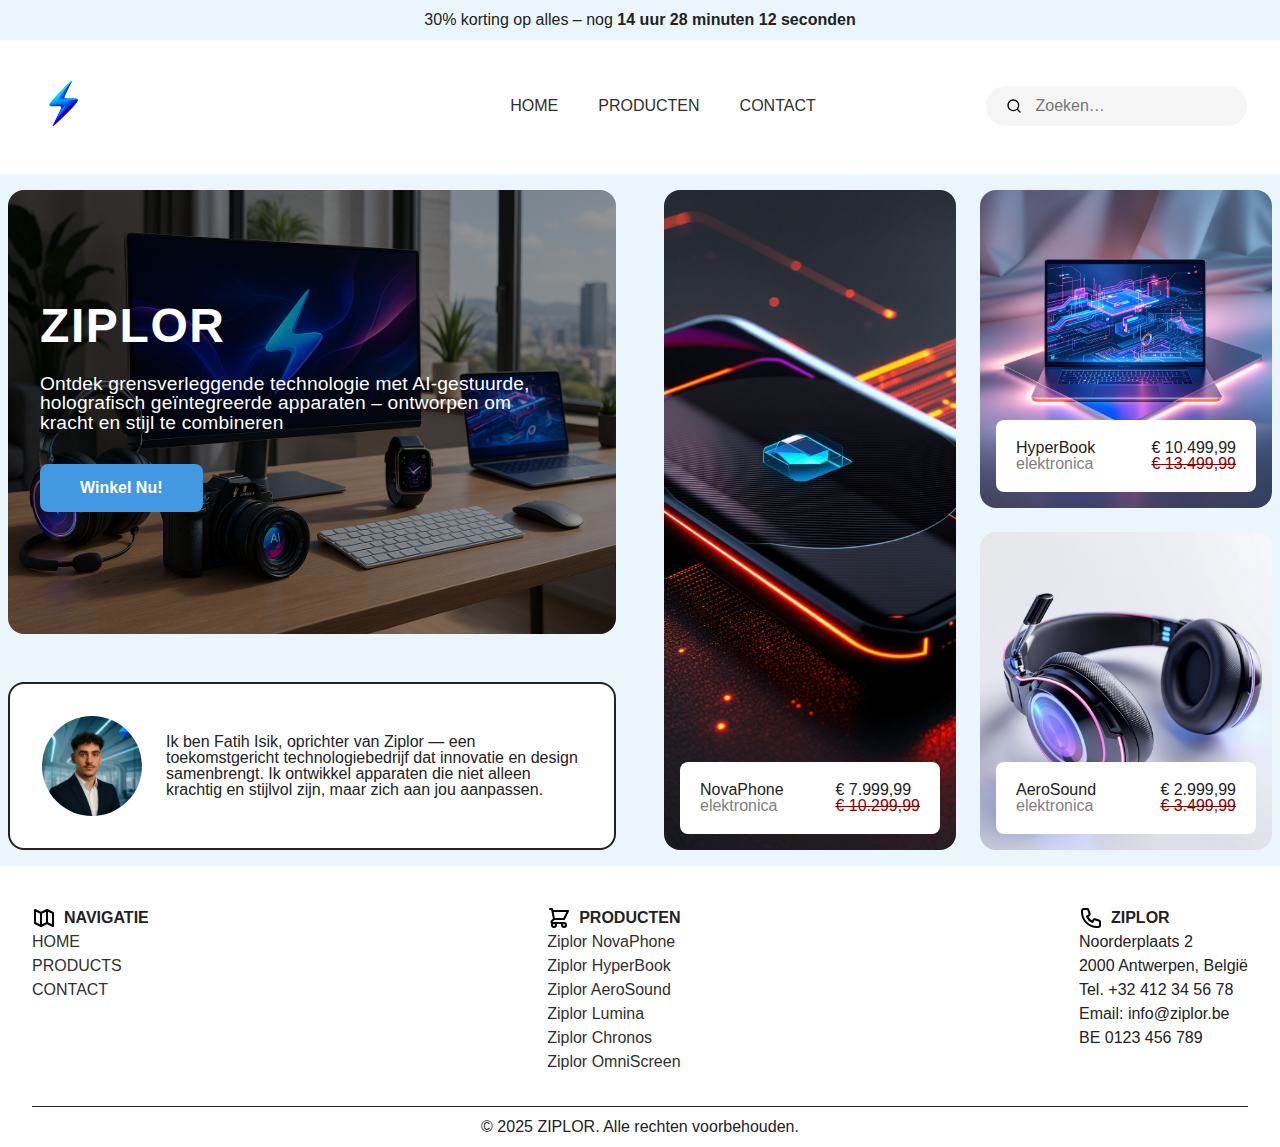
<file: index.html>
<!DOCTYPE html>
<html lang="en">

<head>
    <meta charset="UTF-8">
    <meta name="viewport" content="width=device-width, initial-scale=1.0">
    <title>ZIPLOR</title>
    <link rel="stylesheet" href="css/reset.css">
    <link rel="stylesheet" href="css/general.css">
    <link rel="stylesheet" href="css/landing.css">
</head>

<body>
    <!-- Announcement-bar -->
    <section class="announcement-bar">
        30% korting op alles –&nbsp;<span id="countdownword"></span>&nbsp;<span id="countdown"></span>
    </section>

    <!-- Header -->
    <header>
        <a href="#"><img src="assets/images/logo.png" alt="Ziplor" class="logo"></a>

        <form class="search-container">
            <img src="/assets/icons/search.svg" class="search-icon" alt="Search icon for search bar">
            <input type="search" placeholder="Zoeken…">
        </form>

        <img src="/assets/icons/burger.svg" class="burger-icon" alt="Burger icon for the navigation dropdown menu">
        <input type="checkbox" class="burger-toggle">

        <nav class="header-nav">
            <ul>
                <li><a href="/">HOME</a></li>
                <li><a href="shop.html">PRODUCTEN</a></li>
                <li><a href="contact.html">CONTACT</a></li>
            </ul>
        </nav>
    </header>

    <!-- MAIN -->
    <main>
        <section class="seo-hero">
            <h1>ZIPLOR</h1>
            <h2 class="seo-description">Ontdek grensverleggende technologie met AI-gestuurde, holografisch geïntegreerde
                apparaten – ontworpen om kracht en stijl te combineren</h2>
            <a href="/shop.html" class="cta-button">
                <p>Winkel Nu!</p>
            </a>
        </section>

        <article class="best-sellers">
            <div class="catalog">
                <p>Meest Verkocht</p>
                <img src="assets/icons/arrow-down.svg" alt="Arrow Down Icon for best-sellers">
            </div>
            <!-- Product 1 -->
            <div class="product">
                <a href="/product1.html">
                    <div class="product-text">
                        <div class="product-left">
                            <h2 class="product-name">NovaPhone</h2>
                            <p class="product-category">elektronica</p>
                        </div>
                        <div class="product-right">
                            <p>€ 7.999,99</p>
                            <p>€ 10.299,99</p>
                        </div>
                    </div>
                </a>
            </div>
            <!-- Product 2 -->
            <div class="product">
                <a href="/product2.html">
                    <div class="product-text">
                        <div class="product-left">
                            <h2 class="product-name">HyperBook</h2>
                            <p class="product-category">elektronica</p>
                        </div>
                        <div class="product-right">
                            <p>€ 10.499,99</p>
                            <p>€ 13.499,99</p>
                        </div>
                    </div>
                </a>
            </div>
            <!-- Product 3 -->
            <div class="product">
                <a href="/product3.html">
                    <div class="product-text">
                        <div class="product-left">
                            <h2 class="product-name">AeroSound</h2>
                            <p class="product-category">elektronica</p>
                        </div>
                        <div class="product-right">
                            <p>€ 2.999,99</p>
                            <p>€ 3.499,99</p>
                        </div>
                    </div>
                </a>
            </div>
        </article>

        <div class="owner-text">
            <img src="assets/images/profiel.png" alt="Foto van de Eigenaar">
            <h3>Ik ben Fatih Isik, oprichter van Ziplor — een toekomstgericht technologiebedrijf dat innovatie en design
                samenbrengt. Ik ontwikkel apparaten die niet alleen krachtig en stijlvol zijn, maar zich aan jou
                aanpassen.</h3>
        </div>
    </main>

    <!-- FOOTER -->
    <footer>
        <div class="footer-info">
            <section class="footer-block">
                <div class="footer-title">
                    <img src="assets/icons/navigation.svg" class="footer-icon" alt="navigation icon for footer">
                    <a href="/">
                        <h3>NAVIGATIE</h3>
                    </a>
                </div>
                <nav>
                    <ul>
                        <li><a href="/">HOME</a></li>
                        <li><a href="/shop.html">PRODUCTS</a></li>
                        <li><a href="/contact.html">CONTACT</a></li>
                    </ul>
                </nav>
            </section>

            <section class="footer-block">
                <div class="footer-title">
                    <img src="assets/icons/products.svg" class="footer-icon" alt="products icon for footer">
                    <a href="/shop.html">
                        <h3>PRODUCTEN</h3>
                    </a>
                </div>
                <ul>
                    <li><a href="/product1.html">Ziplor NovaPhone</a></li>
                    <li><a href="/product2.html">Ziplor HyperBook</a></li>
                    <li><a href="/product3.html">Ziplor AeroSound</a></li>
                    <li><a href="/product4.html">Ziplor Lumina</a></li>
                    <li><a href="/product5.html">Ziplor Chronos</a></li>
                    <li><a href="/product6.html">Ziplor OmniScreen</a></li>
                </ul>
            </section>

            <address class="footer-block">
                <div class="footer-title">
                    <img src="assets/icons/contact.svg" class="footer-icon" alt="contact icon for footer">
                    <a href="/contact.html">
                        <h3>ZIPLOR</h3>
                    </a>
                </div>
                <p>Noorderplaats 2<br>2000 Antwerpen, België</p>
                <p>Tel. <a href="tel:+32412345678">+32 412 34 56 78</a></p>
                <p>Email: <a href="mailto:info@ziplor.be">info@ziplor.be</a></p>
                <p>BE 0123 456 789</p>
            </address>
        </div>

        <div class="copyright">
            <p>&copy; 2025 ZIPLOR. Alle rechten voorbehouden.</p>
        </div>
    </footer>
    <script src="/js/countdown.js"></script>
</body>

</html>
</file>
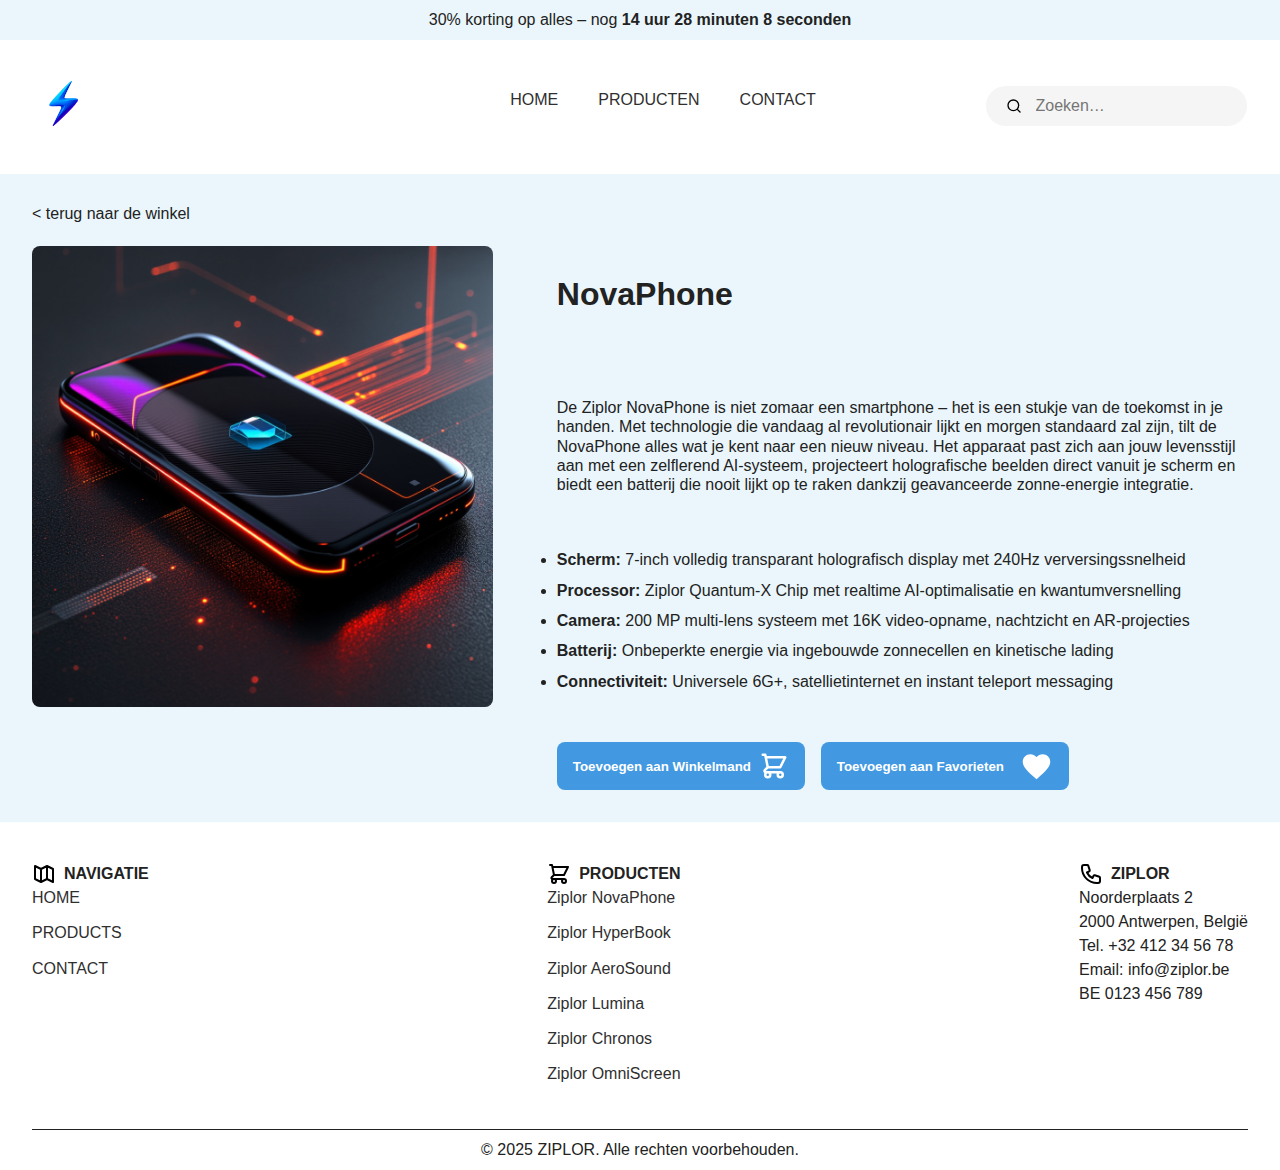
<file: product1.html>
<!DOCTYPE html>
<html lang="en">

<head>
    <meta charset="UTF-8">
    <meta name="viewport" content="width=device-width, initial-scale=1.0">
    <title>ZIPLOR NovaPhone</title>
    <link rel="stylesheet" href="css/reset.css">
    <link rel="stylesheet" href="css/general.css">
    <link rel="stylesheet" href="css/product.css">
</head>

<body>
    <!-- Announcement-bar -->
    <section class="announcement-bar">
        30% korting op alles –&nbsp;<span id="countdownword"></span>&nbsp;<span id="countdown"></span>
    </section>

    <!-- Header -->
    <header>
        <a href="#"><img src="assets/images/logo.png" alt="Ziplor" class="logo"></a>

        <form class="search-container">
            <img src="/assets/icons/search.svg" class="search-icon" alt="Search icon for search bar">
            <input type="search" placeholder="Zoeken…">
        </form>

        <img src="/assets/icons/burger.svg" class="burger-icon" alt="Burger icon for the navigation dropdown menu">
        <input type="checkbox" class="burger-toggle">

        <nav class="header-nav">
            <ul>
                <li><a href="/">HOME</a></li>
                <li><a href="shop.html">PRODUCTEN</a></li>
                <li><a href="contact.html">CONTACT</a></li>
            </ul>
        </nav>
    </header>

    <!-- MAIN -->
    <main>
        <a class="back-to-shop" href="shop.html">
            < terug naar de winkel</a>
                <h2 id="product-name">NovaPhone</h2>
                <figure class="product-photo">
                    <img class="img" src="/assets/images/novaphone.jpg" id="product-image" alt="Ziplor NovaPhone">
                    <figcaption>Source: AI Generated [Prompt: "Generate a Futuristic phone with a minimalistic
                        design, High Quality. 1:1 Ratio"]</figcaption>
                </figure>
                <p id="desc" class="description">
                    De Ziplor NovaPhone is niet zomaar een smartphone – het is een stukje van de toekomst in je
                    handen. Met technologie
                    die vandaag al revolutionair lijkt en morgen standaard zal zijn, tilt de NovaPhone alles wat je
                    kent naar een nieuw
                    niveau. Het apparaat past zich aan jouw levensstijl aan met een zelflerend AI-systeem,
                    projecteert holografische
                    beelden direct vanuit je scherm en biedt een batterij die nooit lijkt op te raken dankzij
                    geavanceerde zonne-energie
                    integratie.
                </p>
                <ul id="specs" class="specifications">
                    <li><span class="summary-title">Scherm: </span>7-inch volledig transparant holografisch display
                        met 240Hz verversingssnelheid</li>
                    <li><span class="summary-title">Processor: </span>Ziplor Quantum-X Chip met realtime
                        AI-optimalisatie en kwantumversnelling</li>
                    <li><span class="summary-title">Camera: </span>200 MP multi-lens systeem met 16K video-opname,
                        nachtzicht en AR-projecties</li>
                    <li><span class="summary-title">Batterij: </span>Onbeperkte energie via ingebouwde zonnecellen
                        en kinetische lading</li>
                    <li><span class="summary-title">Connectiviteit: </span>Universele 6G+, satellietinternet en
                        instant teleport messaging</li>
                </ul>
                <div class="buttons">
                    <button id="button1" class="cta-button">
                        Toevoegen aan Winkelmand
                        <svg class="product-cart-icon" viewBox="0 0 24 24" fill="none"
                            xmlns="http://www.w3.org/2000/svg">
                            <path
                                d="M3 3H5L5.4 5M7 13H17L21 5H5.4M7 13L5.4 5M7 13L4.70711 15.2929C4.07714 15.9229 4.52331 17 5.41421 17H17M17 17C15.8954 17 15 17.8954 15 19C15 20.1046 15.8954 21 17 21C18.1046 21 19 20.1046 19 19C19 17.8954 18.1046 17 17 17ZM9 19C9 20.1046 8.10457 21 7 21C5.89543 21 5 20.1046 5 19C5 17.8954 5.89543 17 7 17C8.10457 17 9 17.8954 9 19Z"
                                stroke="currentColor" stroke-width="2" stroke-linecap="round" stroke-linejoin="round" />
                        </svg>
                    </button>
                    <button id="button2" class="cta-button">
                        Toevoegen aan Favorieten
                        <svg class="product-heart-icon" viewBox="0 0 24 24" fill="none"
                            xmlns="http://www.w3.org/2000/svg">
                            <path
                                d="M12 21.35L10.55 20.03C5.4 15.36 2 12.28 2 8.5C2 5.42 4.42 3 7.5 3C9.24 3 10.91 3.81 12 5.09C13.09 3.81 14.76 3 16.5 3C19.58 3 22 5.42 22 8.5C22 12.28 18.6 15.36 13.45 20.04L12 21.35Z"
                                fill="currentColor" />
                        </svg>
                    </button>
                </div>
    </main>
    <!-- FOOTER -->
    <footer>
        <div class="footer-info">
            <section class="footer-block">
                <div class="footer-title">
                    <img src="assets/icons/navigation.svg" class="footer-icon" alt="navigation icon for footer">
                    <a href="/">
                        <h3>NAVIGATIE</h3>
                    </a>
                </div>
                <nav>
                    <ul>
                        <li><a href="/">HOME</a></li>
                        <li><a href="/shop.html">PRODUCTS</a></li>
                        <li><a href="/contact.html">CONTACT</a></li>
                    </ul>
                </nav>
            </section>

            <section class="footer-block">
                <div class="footer-title">
                    <img src="assets/icons/products.svg" class="footer-icon" alt="products icon for footer">
                    <a href="/shop.html">
                        <h3>PRODUCTEN</h3>
                    </a>
                </div>
                <ul>
                    <li><a href="/product1.html">Ziplor NovaPhone</a></li>
                    <li><a href="/product2.html">Ziplor HyperBook</a></li>
                    <li><a href="/product3.html">Ziplor AeroSound</a></li>
                    <li><a href="/product4.html">Ziplor Lumina</a></li>
                    <li><a href="/product5.html">Ziplor Chronos</a></li>
                    <li><a href="/product6.html">Ziplor OmniScreen</a></li>
                </ul>
            </section>

            <address class="footer-block">
                <div class="footer-title">
                    <img src="assets/icons/contact.svg" class="footer-icon" alt="contact icon for footer">
                    <a href="/contact.html">
                        <h3>ZIPLOR</h3>
                    </a>
                </div>
                <p>Noorderplaats 2<br>2000 Antwerpen, België</p>
                <p>Tel. <a href="tel:+32412345678">+32 412 34 56 78</a></p>
                <p>Email: <a href="mailto:info@ziplor.be">info@ziplor.be</a></p>
                <p>BE 0123 456 789</p>
            </address>
        </div>

        <div class="copyright">
            <p>&copy; 2025 ZIPLOR. Alle rechten voorbehouden.</p>
        </div>
    </footer>
    <script src="/js/countdown.js"></script>
</body>

</html>
</file>
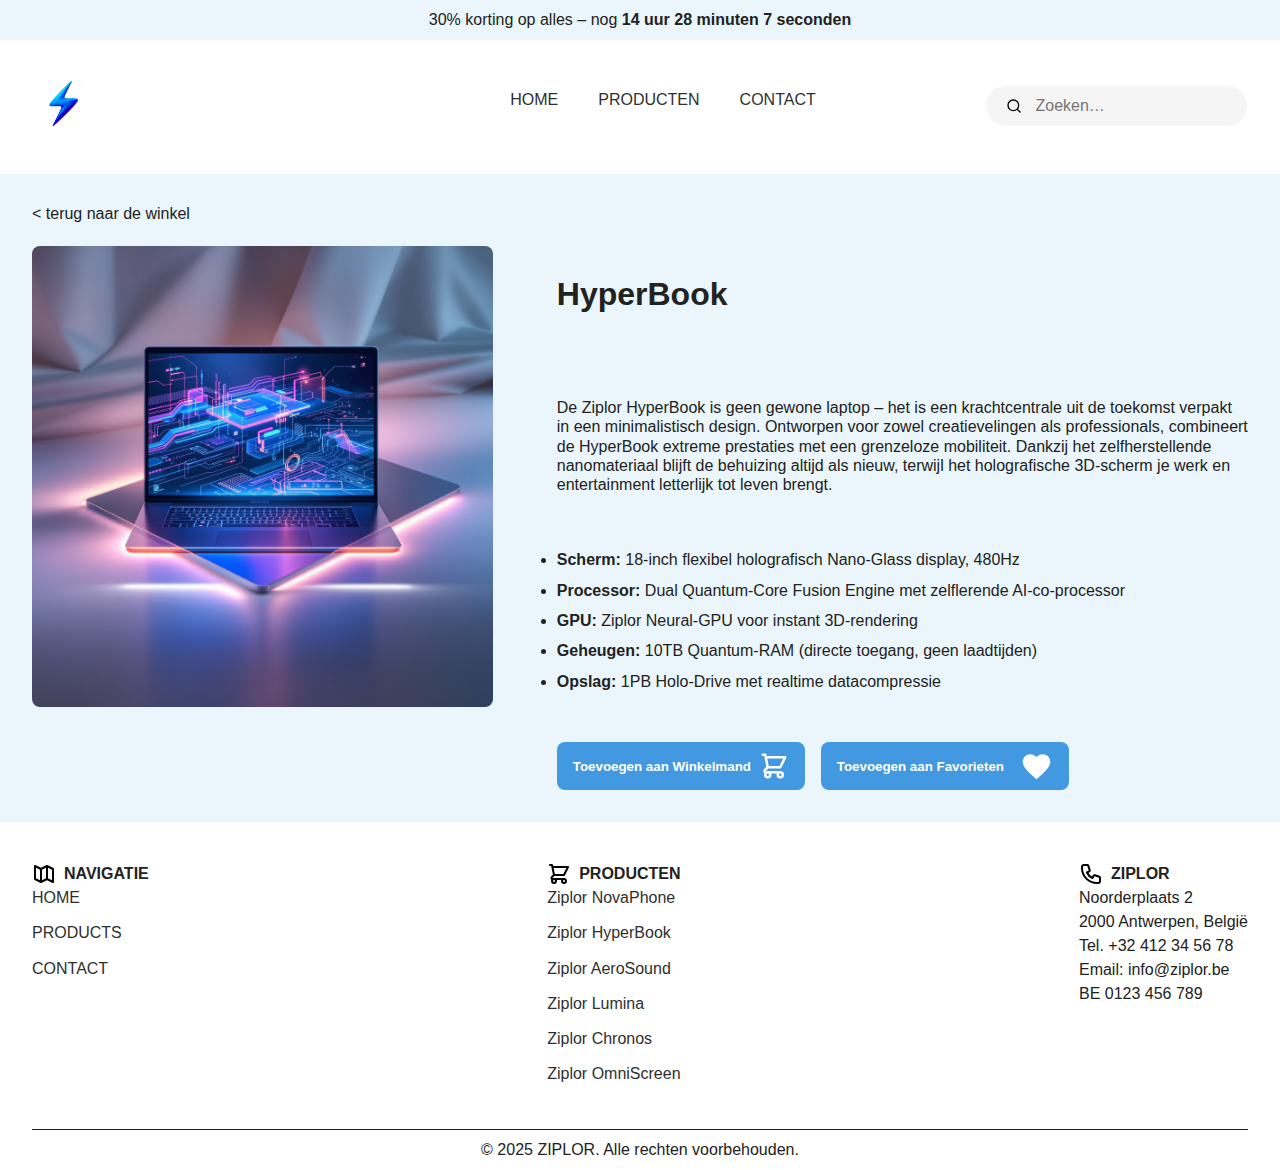
<file: product2.html>
<!DOCTYPE html>
<html lang="en">

<head>
    <meta charset="UTF-8">
    <meta name="viewport" content="width=device-width, initial-scale=1.0">
    <title>ZIPLOR HyperBook</title>
    <link rel="stylesheet" href="css/reset.css">
    <link rel="stylesheet" href="css/general.css">
    <link rel="stylesheet" href="css/product.css">
</head>

<body>
    <!-- Announcement-bar -->
    <section class="announcement-bar">
        30% korting op alles –&nbsp;<span id="countdownword"></span>&nbsp;<span id="countdown"></span>
    </section>

    <!-- Header -->
    <header>
        <a href="#"><img src="assets/images/logo.png" alt="Ziplor" class="logo"></a>

        <form class="search-container">
            <img src="/assets/icons/search.svg" class="search-icon" alt="Search icon for search bar">
            <input type="search" placeholder="Zoeken…">
        </form>

        <img src="/assets/icons/burger.svg" class="burger-icon" alt="Burger icon for the navigation dropdown menu">
        <input type="checkbox" class="burger-toggle">

        <nav class="header-nav">
            <ul>
                <li><a href="/">HOME</a></li>
                <li><a href="shop.html">PRODUCTEN</a></li>
                <li><a href="contact.html">CONTACT</a></li>
            </ul>
        </nav>
    </header>

    <!-- MAIN -->
    <main>
        <a class="back-to-shop" href="shop.html">
            < terug naar de winkel</a>
                <h2 id="product-name">HyperBook</h2>
                <figure class="product-photo">
                    <img class="img" src="/assets/images/hyperbook.jpg" id="product-image" alt="Ziplor NovaPhone">
                    <figcaption>Source: AI Generated [Prompt: "Generate a Futuristic phone with a minimalistic
                        design, High Quality. 1:1 Ratio"]</figcaption>
                </figure>
                <p id="desc" class="description">
                    De Ziplor HyperBook is geen gewone laptop – het is een krachtcentrale uit de toekomst verpakt in een minimalistisch design. Ontworpen voor zowel creatievelingen als professionals, combineert de HyperBook extreme prestaties met een grenzeloze mobiliteit. Dankzij het zelfherstellende nanomateriaal blijft de behuizing altijd als nieuw, terwijl het holografische 3D-scherm je werk en entertainment letterlijk tot leven brengt.  
                </p>
                <ul id="specs" class="specifications">
                    <li><span class="summary-title">Scherm: </span>18-inch flexibel holografisch Nano-Glass display, 480Hz</li>
                    <li><span class="summary-title">Processor: </span>Dual Quantum-Core Fusion Engine met zelflerende AI-co-processor</li>
                    <li><span class="summary-title">GPU: </span>Ziplor Neural-GPU voor instant 3D-rendering</li>
                    <li><span class="summary-title">Geheugen: </span>10TB Quantum-RAM (directe toegang, geen laadtijden)</li>
                    <li><span class="summary-title">Opslag: </span>1PB Holo-Drive met realtime datacompressie </li>
                </ul>
                <div class="buttons">
                    <button id="button1" class="cta-button">
                        Toevoegen aan Winkelmand
                        <svg class="product-cart-icon" viewBox="0 0 24 24" fill="none"
                            xmlns="http://www.w3.org/2000/svg">
                            <path
                                d="M3 3H5L5.4 5M7 13H17L21 5H5.4M7 13L5.4 5M7 13L4.70711 15.2929C4.07714 15.9229 4.52331 17 5.41421 17H17M17 17C15.8954 17 15 17.8954 15 19C15 20.1046 15.8954 21 17 21C18.1046 21 19 20.1046 19 19C19 17.8954 18.1046 17 17 17ZM9 19C9 20.1046 8.10457 21 7 21C5.89543 21 5 20.1046 5 19C5 17.8954 5.89543 17 7 17C8.10457 17 9 17.8954 9 19Z"
                                stroke="currentColor" stroke-width="2" stroke-linecap="round" stroke-linejoin="round" />
                        </svg>
                    </button>
                    <button id="button2" class="cta-button">
                        Toevoegen aan Favorieten
                        <svg class="product-heart-icon" viewBox="0 0 24 24" fill="none"
                            xmlns="http://www.w3.org/2000/svg">
                            <path
                                d="M12 21.35L10.55 20.03C5.4 15.36 2 12.28 2 8.5C2 5.42 4.42 3 7.5 3C9.24 3 10.91 3.81 12 5.09C13.09 3.81 14.76 3 16.5 3C19.58 3 22 5.42 22 8.5C22 12.28 18.6 15.36 13.45 20.04L12 21.35Z"
                                fill="currentColor" />
                        </svg>
                    </button>
                </div>
    </main>
    <!-- FOOTER -->
    <footer>
        <div class="footer-info">
            <section class="footer-block">
                <div class="footer-title">
                    <img src="assets/icons/navigation.svg" class="footer-icon" alt="navigation icon for footer">
                    <a href="/">
                        <h3>NAVIGATIE</h3>
                    </a>
                </div>
                <nav>
                    <ul>
                        <li><a href="/">HOME</a></li>
                        <li><a href="/shop.html">PRODUCTS</a></li>
                        <li><a href="/contact.html">CONTACT</a></li>
                    </ul>
                </nav>
            </section>

            <section class="footer-block">
                <div class="footer-title">
                    <img src="assets/icons/products.svg" class="footer-icon" alt="products icon for footer">
                    <a href="/shop.html">
                        <h3>PRODUCTEN</h3>
                    </a>
                </div>
                <ul>
                    <li><a href="/product1.html">Ziplor NovaPhone</a></li>
                    <li><a href="/product2.html">Ziplor HyperBook</a></li>
                    <li><a href="/product3.html">Ziplor AeroSound</a></li>
                    <li><a href="/product4.html">Ziplor Lumina</a></li>
                    <li><a href="/product5.html">Ziplor Chronos</a></li>
                    <li><a href="/product6.html">Ziplor OmniScreen</a></li>
                </ul>
            </section>

            <address class="footer-block">
                <div class="footer-title">
                    <img src="assets/icons/contact.svg" class="footer-icon" alt="contact icon for footer">
                    <a href="/contact.html">
                        <h3>ZIPLOR</h3>
                    </a>
                </div>
                <p>Noorderplaats 2<br>2000 Antwerpen, België</p>
                <p>Tel. <a href="tel:+32412345678">+32 412 34 56 78</a></p>
                <p>Email: <a href="mailto:info@ziplor.be">info@ziplor.be</a></p>
                <p>BE 0123 456 789</p>
            </address>
        </div>

        <div class="copyright">
            <p>&copy; 2025 ZIPLOR. Alle rechten voorbehouden.</p>
        </div>
    </footer>
    <script src="/js/countdown.js"></script>
</body>

</html>
</file>
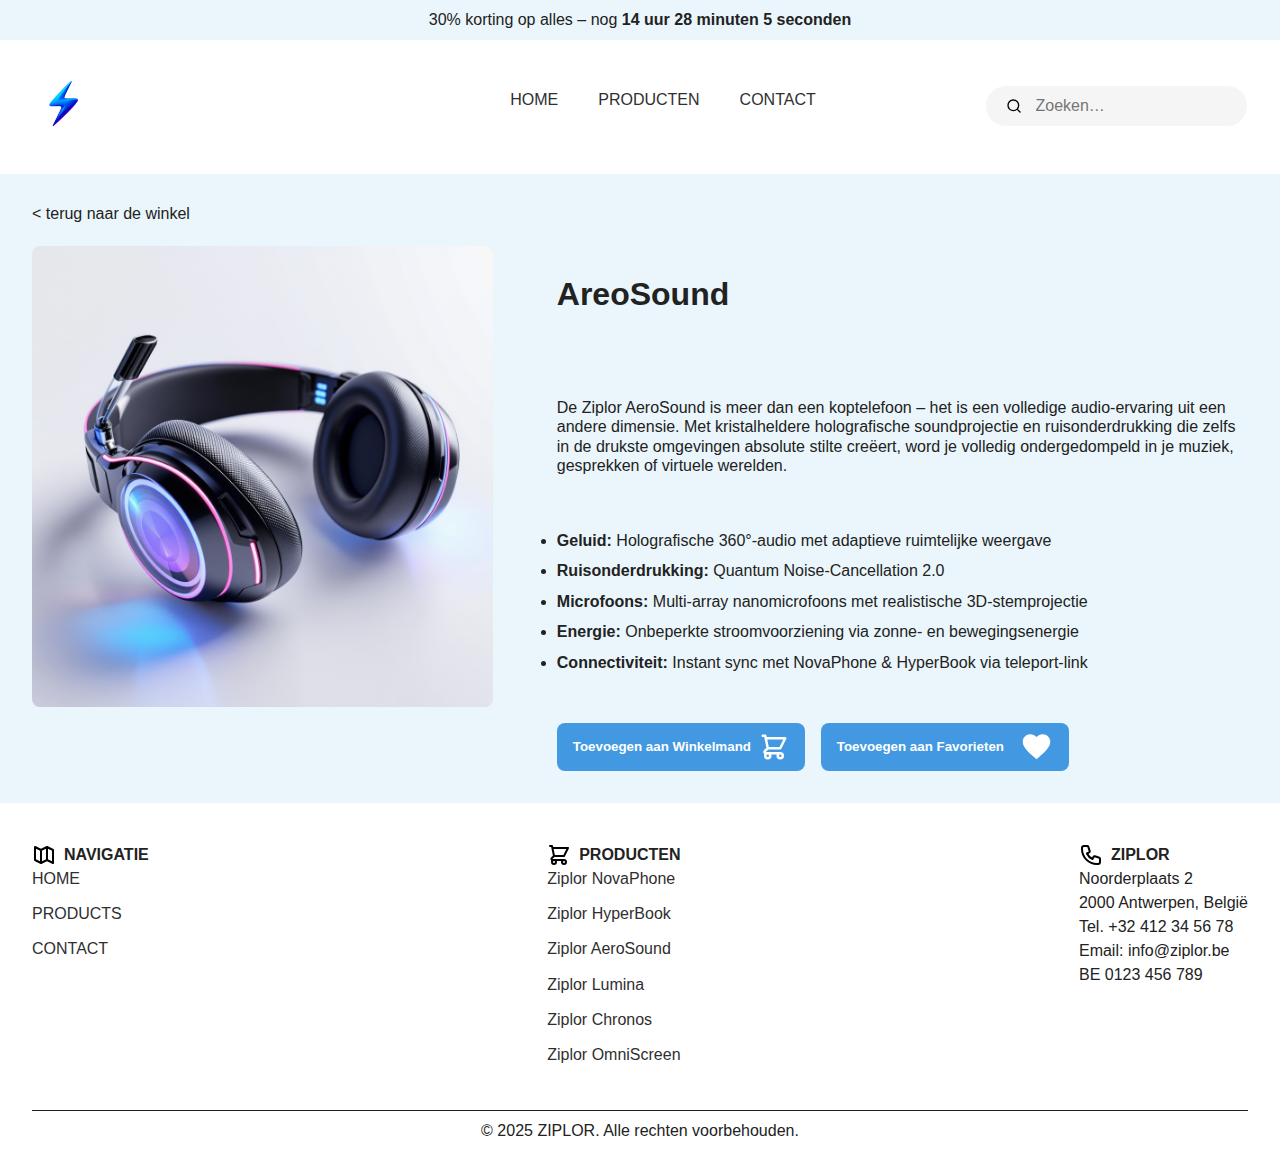
<file: product3.html>
<!DOCTYPE html>
<html lang="en">

<head>
    <meta charset="UTF-8">
    <meta name="viewport" content="width=device-width, initial-scale=1.0">
    <title>ZIPLOR AeroSound</title>
    <link rel="stylesheet" href="css/reset.css">
    <link rel="stylesheet" href="css/general.css">
    <link rel="stylesheet" href="css/product.css">
</head>

<body>
    <!-- Announcement-bar -->
    <section class="announcement-bar">
        30% korting op alles –&nbsp;<span id="countdownword"></span>&nbsp;<span id="countdown"></span>
    </section>

    <!-- Header -->
    <header>
        <a href="#"><img src="assets/images/logo.png" alt="Ziplor" class="logo"></a>

        <form class="search-container">
            <img src="/assets/icons/search.svg" class="search-icon" alt="Search icon for search bar">
            <input type="search" placeholder="Zoeken…">
        </form>

        <img src="/assets/icons/burger.svg" class="burger-icon" alt="Burger icon for the navigation dropdown menu">
        <input type="checkbox" class="burger-toggle">

        <nav class="header-nav">
            <ul>
                <li><a href="/">HOME</a></li>
                <li><a href="shop.html">PRODUCTEN</a></li>
                <li><a href="contact.html">CONTACT</a></li>
            </ul>
        </nav>
    </header>

    <!-- MAIN -->
    <main>
        <a class="back-to-shop" href="shop.html">
            < terug naar de winkel</a>
                <h2 id="product-name">AreoSound</h2>
                <figure class="product-photo">
                    <img class="img" src="/assets/images/aerosound.jpg" id="product-image" alt="Ziplor NovaPhone">
                    <figcaption>Source: AI Generated [Prompt: "Generate a Futuristic phone with a minimalistic
                        design, High Quality. 1:1 Ratio"]</figcaption>
                </figure>
                <p id="desc" class="description">
                    De Ziplor AeroSound is meer dan een koptelefoon – het is een volledige audio-ervaring uit een andere dimensie. Met kristalheldere holografische soundprojectie en ruisonderdrukking die zelfs in de drukste omgevingen absolute stilte creëert, word je volledig ondergedompeld in je muziek, gesprekken of virtuele werelden.  
                </p>
                <ul id="specs" class="specifications">
                    <li><span class="summary-title">Geluid: </span>Holografische 360°-audio met adaptieve ruimtelijke weergave  </li>
                    <li><span class="summary-title">Ruisonderdrukking: </span>Quantum Noise-Cancellation 2.0  </li>
                    <li><span class="summary-title">Microfoons: </span>Multi-array nanomicrofoons met realistische 3D-stemprojectie  </li>
                    <li><span class="summary-title">Energie: </span>Onbeperkte stroomvoorziening via zonne- en bewegingsenergie  </li>
                    <li><span class="summary-title">Connectiviteit: </span>Instant sync met NovaPhone & HyperBook via teleport-link </li>
                </ul>
                <div class="buttons">
                    <button id="button1" class="cta-button">
                        Toevoegen aan Winkelmand
                        <svg class="product-cart-icon" viewBox="0 0 24 24" fill="none"
                            xmlns="http://www.w3.org/2000/svg">
                            <path
                                d="M3 3H5L5.4 5M7 13H17L21 5H5.4M7 13L5.4 5M7 13L4.70711 15.2929C4.07714 15.9229 4.52331 17 5.41421 17H17M17 17C15.8954 17 15 17.8954 15 19C15 20.1046 15.8954 21 17 21C18.1046 21 19 20.1046 19 19C19 17.8954 18.1046 17 17 17ZM9 19C9 20.1046 8.10457 21 7 21C5.89543 21 5 20.1046 5 19C5 17.8954 5.89543 17 7 17C8.10457 17 9 17.8954 9 19Z"
                                stroke="currentColor" stroke-width="2" stroke-linecap="round" stroke-linejoin="round" />
                        </svg>
                    </button>
                    <button id="button2" class="cta-button">
                        Toevoegen aan Favorieten
                        <svg class="product-heart-icon" viewBox="0 0 24 24" fill="none"
                            xmlns="http://www.w3.org/2000/svg">
                            <path
                                d="M12 21.35L10.55 20.03C5.4 15.36 2 12.28 2 8.5C2 5.42 4.42 3 7.5 3C9.24 3 10.91 3.81 12 5.09C13.09 3.81 14.76 3 16.5 3C19.58 3 22 5.42 22 8.5C22 12.28 18.6 15.36 13.45 20.04L12 21.35Z"
                                fill="currentColor" />
                        </svg>
                    </button>
                </div>
    </main>
    <!-- FOOTER -->
    <footer>
        <div class="footer-info">
            <section class="footer-block">
                <div class="footer-title">
                    <img src="assets/icons/navigation.svg" class="footer-icon" alt="navigation icon for footer">
                    <a href="/">
                        <h3>NAVIGATIE</h3>
                    </a>
                </div>
                <nav>
                    <ul>
                        <li><a href="/">HOME</a></li>
                        <li><a href="/shop.html">PRODUCTS</a></li>
                        <li><a href="/contact.html">CONTACT</a></li>
                    </ul>
                </nav>
            </section>

            <section class="footer-block">
                <div class="footer-title">
                    <img src="assets/icons/products.svg" class="footer-icon" alt="products icon for footer">
                    <a href="/shop.html">
                        <h3>PRODUCTEN</h3>
                    </a>
                </div>
                <ul>
                    <li><a href="/product1.html">Ziplor NovaPhone</a></li>
                    <li><a href="/product2.html">Ziplor HyperBook</a></li>
                    <li><a href="/product3.html">Ziplor AeroSound</a></li>
                    <li><a href="/product4.html">Ziplor Lumina</a></li>
                    <li><a href="/product5.html">Ziplor Chronos</a></li>
                    <li><a href="/product6.html">Ziplor OmniScreen</a></li>
                </ul>
            </section>

            <address class="footer-block">
                <div class="footer-title">
                    <img src="assets/icons/contact.svg" class="footer-icon" alt="contact icon for footer">
                    <a href="/contact.html">
                        <h3>ZIPLOR</h3>
                    </a>
                </div>
                <p>Noorderplaats 2<br>2000 Antwerpen, België</p>
                <p>Tel. <a href="tel:+32412345678">+32 412 34 56 78</a></p>
                <p>Email: <a href="mailto:info@ziplor.be">info@ziplor.be</a></p>
                <p>BE 0123 456 789</p>
            </address>
        </div>

        <div class="copyright">
            <p>&copy; 2025 ZIPLOR. Alle rechten voorbehouden.</p>
        </div>
    </footer>
    <script src="/js/countdown.js"></script>
</body>

</html>
</file>
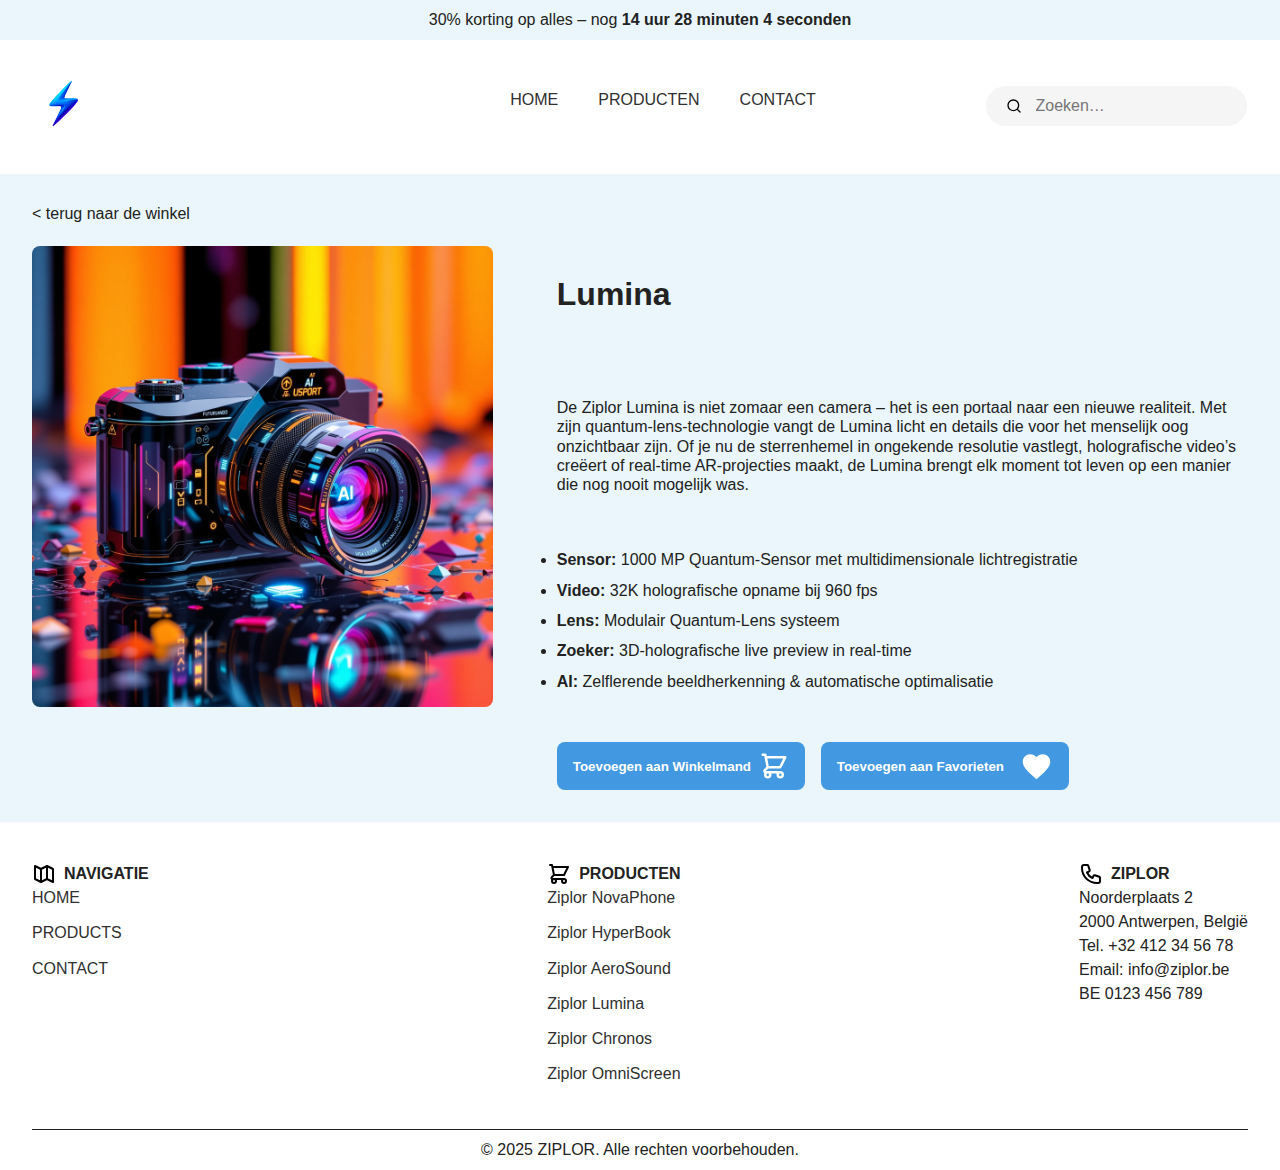
<file: product4.html>
<!DOCTYPE html>
<html lang="en">

<head>
    <meta charset="UTF-8">
    <meta name="viewport" content="width=device-width, initial-scale=1.0">
    <title>ZIPLOR Lumina</title>
    <link rel="stylesheet" href="css/reset.css">
    <link rel="stylesheet" href="css/general.css">
    <link rel="stylesheet" href="css/product.css">
</head>

<body>
    <!-- Announcement-bar -->
    <section class="announcement-bar">
        30% korting op alles –&nbsp;<span id="countdownword"></span>&nbsp;<span id="countdown"></span>
    </section>

    <!-- Header -->
    <header>
        <a href="#"><img src="assets/images/logo.png" alt="Ziplor" class="logo"></a>

        <form class="search-container">
            <img src="/assets/icons/search.svg" class="search-icon" alt="Search icon for search bar">
            <input type="search" placeholder="Zoeken…">
        </form>

        <img src="/assets/icons/burger.svg" class="burger-icon" alt="Burger icon for the navigation dropdown menu">
        <input type="checkbox" class="burger-toggle">

        <nav class="header-nav">
            <ul>
                <li><a href="/">HOME</a></li>
                <li><a href="shop.html">PRODUCTEN</a></li>
                <li><a href="contact.html">CONTACT</a></li>
            </ul>
        </nav>
    </header>

    <!-- MAIN -->
    <main>
        <a class="back-to-shop" href="shop.html">
            < terug naar de winkel</a>
                <h2 id="product-name">Lumina</h2>
                <figure class="product-photo">
                    <img class="img" src="/assets/images/lumina.jpg" id="product-image" alt="Ziplor NovaPhone">
                    <figcaption>Source: AI Generated [Prompt: "Generate a Futuristic phone with a minimalistic
                        design, High Quality. 1:1 Ratio"]</figcaption>
                </figure>
                <p id="desc" class="description">
                    De Ziplor Lumina is niet zomaar een camera – het is een portaal naar een nieuwe realiteit. Met zijn quantum-lens-technologie vangt de Lumina licht en details die voor het menselijk oog onzichtbaar zijn. Of je nu de sterrenhemel in ongekende resolutie vastlegt, holografische video’s creëert of real-time AR-projecties maakt, de Lumina brengt elk moment tot leven op een manier die nog nooit mogelijk was.
                </p>
                <ul id="specs" class="specifications">
                    <li><span class="summary-title">Sensor: </span>1000 MP Quantum-Sensor met multidimensionale lichtregistratie </li>
                    <li><span class="summary-title">Video: </span>32K holografische opname bij 960 fps  </li>
                    <li><span class="summary-title">Lens: </span>Modulair Quantum-Lens systeem </li>
                    <li><span class="summary-title">Zoeker: </span>3D-holografische live preview in real-time  </li>
                    <li><span class="summary-title">AI: </span>Zelflerende beeldherkenning & automatische optimalisatie </li>
                </ul>
                <div class="buttons">
                    <button id="button1" class="cta-button">
                        Toevoegen aan Winkelmand
                        <svg class="product-cart-icon" viewBox="0 0 24 24" fill="none"
                            xmlns="http://www.w3.org/2000/svg">
                            <path
                                d="M3 3H5L5.4 5M7 13H17L21 5H5.4M7 13L5.4 5M7 13L4.70711 15.2929C4.07714 15.9229 4.52331 17 5.41421 17H17M17 17C15.8954 17 15 17.8954 15 19C15 20.1046 15.8954 21 17 21C18.1046 21 19 20.1046 19 19C19 17.8954 18.1046 17 17 17ZM9 19C9 20.1046 8.10457 21 7 21C5.89543 21 5 20.1046 5 19C5 17.8954 5.89543 17 7 17C8.10457 17 9 17.8954 9 19Z"
                                stroke="currentColor" stroke-width="2" stroke-linecap="round" stroke-linejoin="round" />
                        </svg>
                    </button>
                    <button id="button2" class="cta-button">
                        Toevoegen aan Favorieten
                        <svg class="product-heart-icon" viewBox="0 0 24 24" fill="none"
                            xmlns="http://www.w3.org/2000/svg">
                            <path
                                d="M12 21.35L10.55 20.03C5.4 15.36 2 12.28 2 8.5C2 5.42 4.42 3 7.5 3C9.24 3 10.91 3.81 12 5.09C13.09 3.81 14.76 3 16.5 3C19.58 3 22 5.42 22 8.5C22 12.28 18.6 15.36 13.45 20.04L12 21.35Z"
                                fill="currentColor" />
                        </svg>
                    </button>
                </div>
    </main>
    <!-- FOOTER -->
    <footer>
        <div class="footer-info">
            <section class="footer-block">
                <div class="footer-title">
                    <img src="assets/icons/navigation.svg" class="footer-icon" alt="navigation icon for footer">
                    <a href="/">
                        <h3>NAVIGATIE</h3>
                    </a>
                </div>
                <nav>
                    <ul>
                        <li><a href="/">HOME</a></li>
                        <li><a href="/shop.html">PRODUCTS</a></li>
                        <li><a href="/contact.html">CONTACT</a></li>
                    </ul>
                </nav>
            </section>

            <section class="footer-block">
                <div class="footer-title">
                    <img src="assets/icons/products.svg" class="footer-icon" alt="products icon for footer">
                    <a href="/shop.html">
                        <h3>PRODUCTEN</h3>
                    </a>
                </div>
                <ul>
                    <li><a href="/product1.html">Ziplor NovaPhone</a></li>
                    <li><a href="/product2.html">Ziplor HyperBook</a></li>
                    <li><a href="/product3.html">Ziplor AeroSound</a></li>
                    <li><a href="/product4.html">Ziplor Lumina</a></li>
                    <li><a href="/product5.html">Ziplor Chronos</a></li>
                    <li><a href="/product6.html">Ziplor OmniScreen</a></li>
                </ul>
            </section>

            <address class="footer-block">
                <div class="footer-title">
                    <img src="assets/icons/contact.svg" class="footer-icon" alt="contact icon for footer">
                    <a href="/contact.html">
                        <h3>ZIPLOR</h3>
                    </a>
                </div>
                <p>Noorderplaats 2<br>2000 Antwerpen, België</p>
                <p>Tel. <a href="tel:+32412345678">+32 412 34 56 78</a></p>
                <p>Email: <a href="mailto:info@ziplor.be">info@ziplor.be</a></p>
                <p>BE 0123 456 789</p>
            </address>
        </div>

        <div class="copyright">
            <p>&copy; 2025 ZIPLOR. Alle rechten voorbehouden.</p>
        </div>
    </footer>
    <script src="/js/countdown.js"></script>
</body>

</html>
</file>
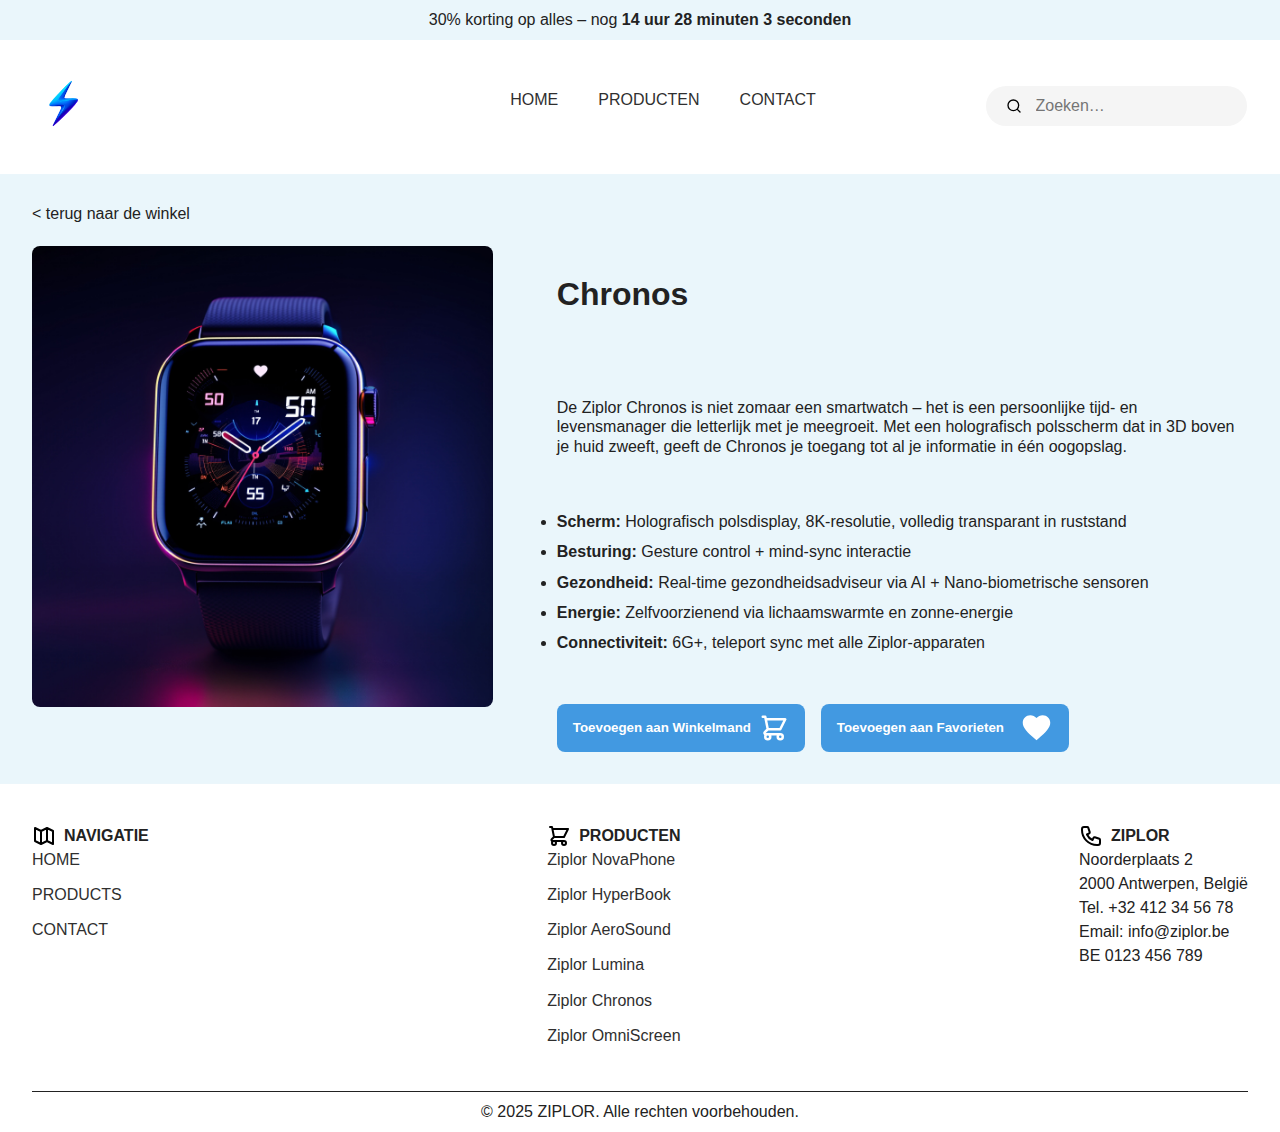
<file: product5.html>
<!DOCTYPE html>
<html lang="en">

<head>
    <meta charset="UTF-8">
    <meta name="viewport" content="width=device-width, initial-scale=1.0">
    <title>ZIPLOR Chronos</title>
    <link rel="stylesheet" href="css/reset.css">
    <link rel="stylesheet" href="css/general.css">
    <link rel="stylesheet" href="css/product.css">
</head>

<body>
    <!-- Announcement-bar -->
    <section class="announcement-bar">
        30% korting op alles –&nbsp;<span id="countdownword"></span>&nbsp;<span id="countdown"></span>
    </section>

    <!-- Header -->
    <header>
        <a href="#"><img src="assets/images/logo.png" alt="Ziplor" class="logo"></a>

        <form class="search-container">
            <img src="/assets/icons/search.svg" class="search-icon" alt="Search icon for search bar">
            <input type="search" placeholder="Zoeken…">
        </form>

        <img src="/assets/icons/burger.svg" class="burger-icon" alt="Burger icon for the navigation dropdown menu">
        <input type="checkbox" class="burger-toggle">

        <nav class="header-nav">
            <ul>
                <li><a href="/">HOME</a></li>
                <li><a href="shop.html">PRODUCTEN</a></li>
                <li><a href="contact.html">CONTACT</a></li>
            </ul>
        </nav>
    </header>

    <!-- MAIN -->
    <main>
        <a class="back-to-shop" href="shop.html">
            < terug naar de winkel</a>
                <h2 id="product-name">Chronos</h2>
                <figure class="product-photo">
                    <img class="img" src="/assets/images/chronos.jpg" id="product-image" alt="Ziplor NovaPhone">
                    <figcaption>Source: AI Generated [Prompt: "Generate a Futuristic phone with a minimalistic
                        design, High Quality. 1:1 Ratio"]</figcaption>
                </figure>
                <p id="desc" class="description">
                    De Ziplor Chronos is niet zomaar een smartwatch – het is een persoonlijke tijd- en levensmanager die letterlijk met je meegroeit. Met een holografisch polsscherm dat in 3D boven je huid zweeft, geeft de Chronos je toegang tot al je informatie in één oogopslag.  
                </p>
                <ul id="specs" class="specifications">
                    <li><span class="summary-title">Scherm: </span>Holografisch polsdisplay, 8K-resolutie, volledig transparant in ruststand  </li>
                    <li><span class="summary-title">Besturing: </span>Gesture control + mind-sync interactie  </li>
                    <li><span class="summary-title">Gezondheid: </span>Real-time gezondheidsadviseur via AI + Nano-biometrische sensoren</li>
                    <li><span class="summary-title">Energie: </span>Zelfvoorzienend via lichaamswarmte en zonne-energie </li>
                    <li><span class="summary-title">Connectiviteit: </span>6G+, teleport sync met alle Ziplor-apparaten  </li>
                </ul>
                <div class="buttons">
                    <button id="button1" class="cta-button">
                        Toevoegen aan Winkelmand
                        <svg class="product-cart-icon" viewBox="0 0 24 24" fill="none"
                            xmlns="http://www.w3.org/2000/svg">
                            <path
                                d="M3 3H5L5.4 5M7 13H17L21 5H5.4M7 13L5.4 5M7 13L4.70711 15.2929C4.07714 15.9229 4.52331 17 5.41421 17H17M17 17C15.8954 17 15 17.8954 15 19C15 20.1046 15.8954 21 17 21C18.1046 21 19 20.1046 19 19C19 17.8954 18.1046 17 17 17ZM9 19C9 20.1046 8.10457 21 7 21C5.89543 21 5 20.1046 5 19C5 17.8954 5.89543 17 7 17C8.10457 17 9 17.8954 9 19Z"
                                stroke="currentColor" stroke-width="2" stroke-linecap="round" stroke-linejoin="round" />
                        </svg>
                    </button>
                    <button id="button2" class="cta-button">
                        Toevoegen aan Favorieten
                        <svg class="product-heart-icon" viewBox="0 0 24 24" fill="none"
                            xmlns="http://www.w3.org/2000/svg">
                            <path
                                d="M12 21.35L10.55 20.03C5.4 15.36 2 12.28 2 8.5C2 5.42 4.42 3 7.5 3C9.24 3 10.91 3.81 12 5.09C13.09 3.81 14.76 3 16.5 3C19.58 3 22 5.42 22 8.5C22 12.28 18.6 15.36 13.45 20.04L12 21.35Z"
                                fill="currentColor" />
                        </svg>
                    </button>
                </div>
    </main>
    <!-- FOOTER -->
    <footer>
        <div class="footer-info">
            <section class="footer-block">
                <div class="footer-title">
                    <img src="assets/icons/navigation.svg" class="footer-icon" alt="navigation icon for footer">
                    <a href="/">
                        <h3>NAVIGATIE</h3>
                    </a>
                </div>
                <nav>
                    <ul>
                        <li><a href="/">HOME</a></li>
                        <li><a href="/shop.html">PRODUCTS</a></li>
                        <li><a href="/contact.html">CONTACT</a></li>
                    </ul>
                </nav>
            </section>

            <section class="footer-block">
                <div class="footer-title">
                    <img src="assets/icons/products.svg" class="footer-icon" alt="products icon for footer">
                    <a href="/shop.html">
                        <h3>PRODUCTEN</h3>
                    </a>
                </div>
                <ul>
                    <li><a href="/product1.html">Ziplor NovaPhone</a></li>
                    <li><a href="/product2.html">Ziplor HyperBook</a></li>
                    <li><a href="/product3.html">Ziplor AeroSound</a></li>
                    <li><a href="/product4.html">Ziplor Lumina</a></li>
                    <li><a href="/product5.html">Ziplor Chronos</a></li>
                    <li><a href="/product6.html">Ziplor OmniScreen</a></li>
                </ul>
            </section>

            <address class="footer-block">
                <div class="footer-title">
                    <img src="assets/icons/contact.svg" class="footer-icon" alt="contact icon for footer">
                    <a href="/contact.html">
                        <h3>ZIPLOR</h3>
                    </a>
                </div>
                <p>Noorderplaats 2<br>2000 Antwerpen, België</p>
                <p>Tel. <a href="tel:+32412345678">+32 412 34 56 78</a></p>
                <p>Email: <a href="mailto:info@ziplor.be">info@ziplor.be</a></p>
                <p>BE 0123 456 789</p>
            </address>
        </div>

        <div class="copyright">
            <p>&copy; 2025 ZIPLOR. Alle rechten voorbehouden.</p>
        </div>
    </footer>
    <script src="/js/countdown.js"></script>
</body>

</html>
</file>
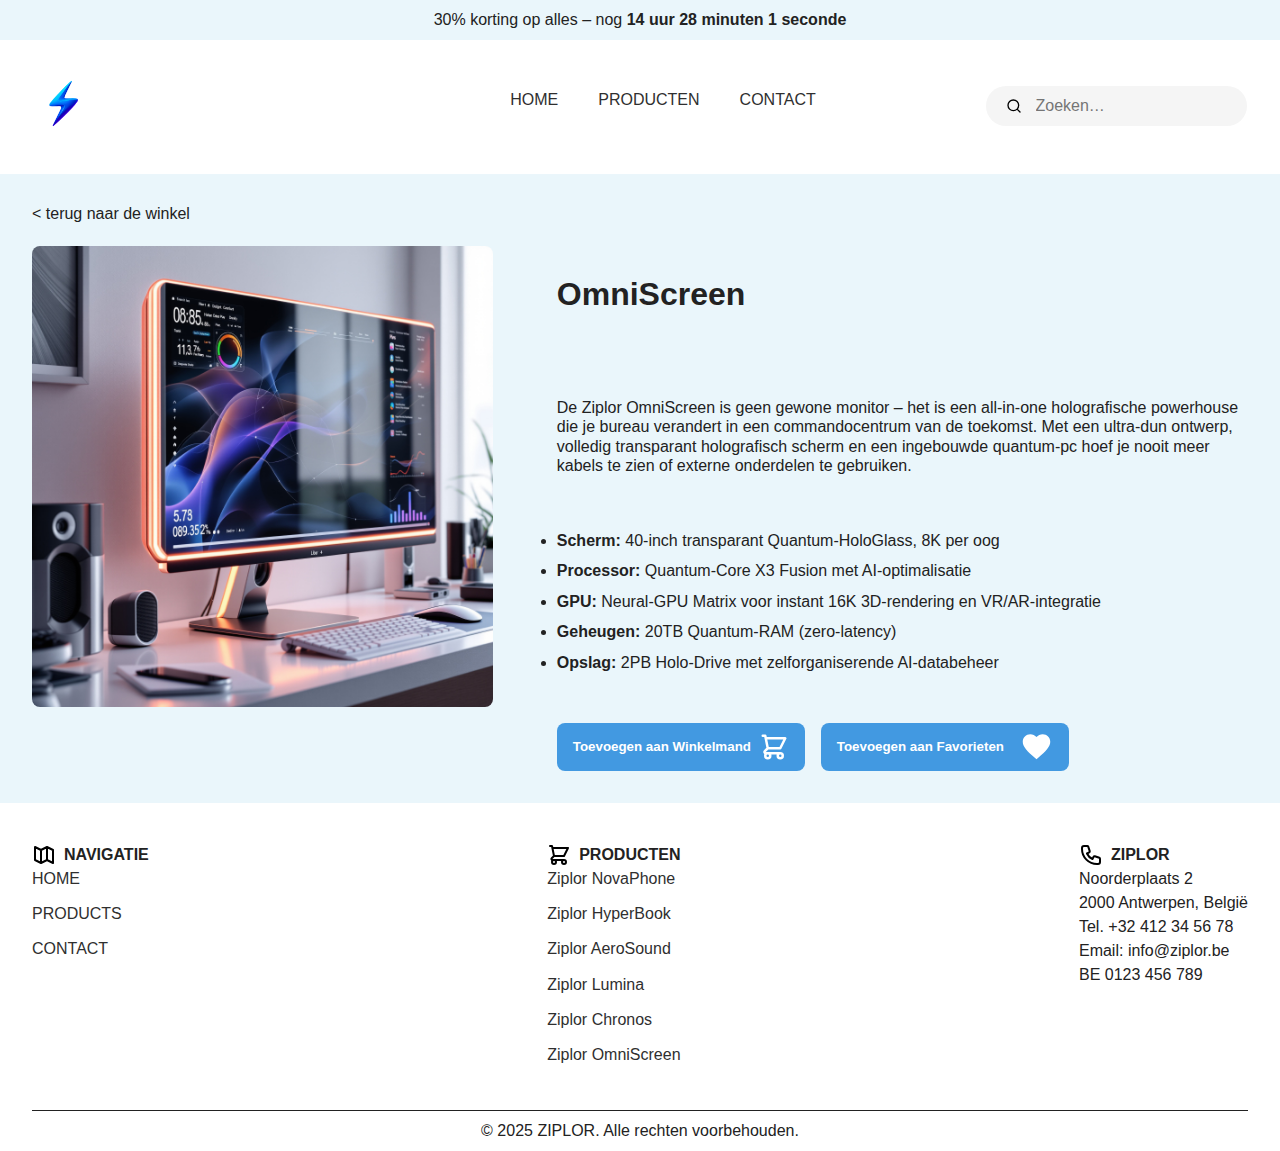
<file: product6.html>
<!DOCTYPE html>
<html lang="en">

<head>
    <meta charset="UTF-8">
    <meta name="viewport" content="width=device-width, initial-scale=1.0">
    <title>Ziplor OmniScreen</title>
    <link rel="stylesheet" href="css/reset.css">
    <link rel="stylesheet" href="css/general.css">
    <link rel="stylesheet" href="css/product.css">
</head>

<body>
    <!-- Announcement-bar -->
    <section class="announcement-bar">
        30% korting op alles –&nbsp;<span id="countdownword"></span>&nbsp;<span id="countdown"></span>
    </section>

    <!-- Header -->
    <header>
        <a href="#"><img src="assets/images/logo.png" alt="Ziplor" class="logo"></a>

        <form class="search-container">
            <img src="/assets/icons/search.svg" class="search-icon" alt="Search icon for search bar">
            <input type="search" placeholder="Zoeken…">
        </form>

        <img src="/assets/icons/burger.svg" class="burger-icon" alt="Burger icon for the navigation dropdown menu">
        <input type="checkbox" class="burger-toggle">

        <nav class="header-nav">
            <ul>
                <li><a href="/">HOME</a></li>
                <li><a href="shop.html">PRODUCTEN</a></li>
                <li><a href="contact.html">CONTACT</a></li>
            </ul>
        </nav>
    </header>

    <!-- MAIN -->
    <main>
        <a class="back-to-shop" href="shop.html">
            < terug naar de winkel</a>
                <h2 id="product-name">OmniScreen</h2>
                <figure class="product-photo">
                    <img class="img" src="/assets/images/omniscreen.jpg" id="product-image" alt="Ziplor NovaPhone">
                    <figcaption>Source: AI Generated [Prompt: "Generate a Futuristic phone with a minimalistic
                        design, High Quality. 1:1 Ratio"]</figcaption>
                </figure>
                <p id="desc" class="description">
                    De Ziplor OmniScreen is geen gewone monitor – het is een all-in-one holografische powerhouse die je bureau verandert in een commandocentrum van de toekomst. Met een ultra-dun ontwerp, volledig transparant holografisch scherm en een ingebouwde quantum-pc hoef je nooit meer kabels te zien of externe onderdelen te gebruiken.  
                </p>
                <ul id="specs" class="specifications">
                    <li><span class="summary-title">Scherm: </span>40-inch transparant Quantum-HoloGlass, 8K per oog</li>
                    <li><span class="summary-title">Processor: </span>Quantum-Core X3 Fusion met AI-optimalisatie  </li>
                    <li><span class="summary-title">GPU: </span>Neural-GPU Matrix voor instant 16K 3D-rendering en VR/AR-integratie  </li>
                    <li><span class="summary-title">Geheugen: </span>20TB Quantum-RAM (zero-latency)  </li>
                    <li><span class="summary-title">Opslag: </span>2PB Holo-Drive met zelforganiserende AI-databeheer  </li>
                </ul>
                <div class="buttons">
                    <button id="button1" class="cta-button">
                        Toevoegen aan Winkelmand
                        <svg class="product-cart-icon" viewBox="0 0 24 24" fill="none"
                            xmlns="http://www.w3.org/2000/svg">
                            <path
                                d="M3 3H5L5.4 5M7 13H17L21 5H5.4M7 13L5.4 5M7 13L4.70711 15.2929C4.07714 15.9229 4.52331 17 5.41421 17H17M17 17C15.8954 17 15 17.8954 15 19C15 20.1046 15.8954 21 17 21C18.1046 21 19 20.1046 19 19C19 17.8954 18.1046 17 17 17ZM9 19C9 20.1046 8.10457 21 7 21C5.89543 21 5 20.1046 5 19C5 17.8954 5.89543 17 7 17C8.10457 17 9 17.8954 9 19Z"
                                stroke="currentColor" stroke-width="2" stroke-linecap="round" stroke-linejoin="round" />
                        </svg>
                    </button>
                    <button id="button2" class="cta-button">
                        Toevoegen aan Favorieten
                        <svg class="product-heart-icon" viewBox="0 0 24 24" fill="none"
                            xmlns="http://www.w3.org/2000/svg">
                            <path
                                d="M12 21.35L10.55 20.03C5.4 15.36 2 12.28 2 8.5C2 5.42 4.42 3 7.5 3C9.24 3 10.91 3.81 12 5.09C13.09 3.81 14.76 3 16.5 3C19.58 3 22 5.42 22 8.5C22 12.28 18.6 15.36 13.45 20.04L12 21.35Z"
                                fill="currentColor" />
                        </svg>
                    </button>
                </div>
    </main>
    <!-- FOOTER -->
    <footer>
        <div class="footer-info">
            <section class="footer-block">
                <div class="footer-title">
                    <img src="assets/icons/navigation.svg" class="footer-icon" alt="navigation icon for footer">
                    <a href="/">
                        <h3>NAVIGATIE</h3>
                    </a>
                </div>
                <nav>
                    <ul>
                        <li><a href="/">HOME</a></li>
                        <li><a href="/shop.html">PRODUCTS</a></li>
                        <li><a href="/contact.html">CONTACT</a></li>
                    </ul>
                </nav>
            </section>

            <section class="footer-block">
                <div class="footer-title">
                    <img src="assets/icons/products.svg" class="footer-icon" alt="products icon for footer">
                    <a href="/shop.html">
                        <h3>PRODUCTEN</h3>
                    </a>
                </div>
                <ul>
                    <li><a href="/product1.html">Ziplor NovaPhone</a></li>
                    <li><a href="/product2.html">Ziplor HyperBook</a></li>
                    <li><a href="/product3.html">Ziplor AeroSound</a></li>
                    <li><a href="/product4.html">Ziplor Lumina</a></li>
                    <li><a href="/product5.html">Ziplor Chronos</a></li>
                    <li><a href="/product6.html">Ziplor OmniScreen</a></li>
                </ul>
            </section>

            <address class="footer-block">
                <div class="footer-title">
                    <img src="assets/icons/contact.svg" class="footer-icon" alt="contact icon for footer">
                    <a href="/contact.html">
                        <h3>ZIPLOR</h3>
                    </a>
                </div>
                <p>Noorderplaats 2<br>2000 Antwerpen, België</p>
                <p>Tel. <a href="tel:+32412345678">+32 412 34 56 78</a></p>
                <p>Email: <a href="mailto:info@ziplor.be">info@ziplor.be</a></p>
                <p>BE 0123 456 789</p>
            </address>
        </div>

        <div class="copyright">
            <p>&copy; 2025 ZIPLOR. Alle rechten voorbehouden.</p>
        </div>
    </footer>
    <script src="/js/countdown.js"></script>
</body>

</html>
</file>
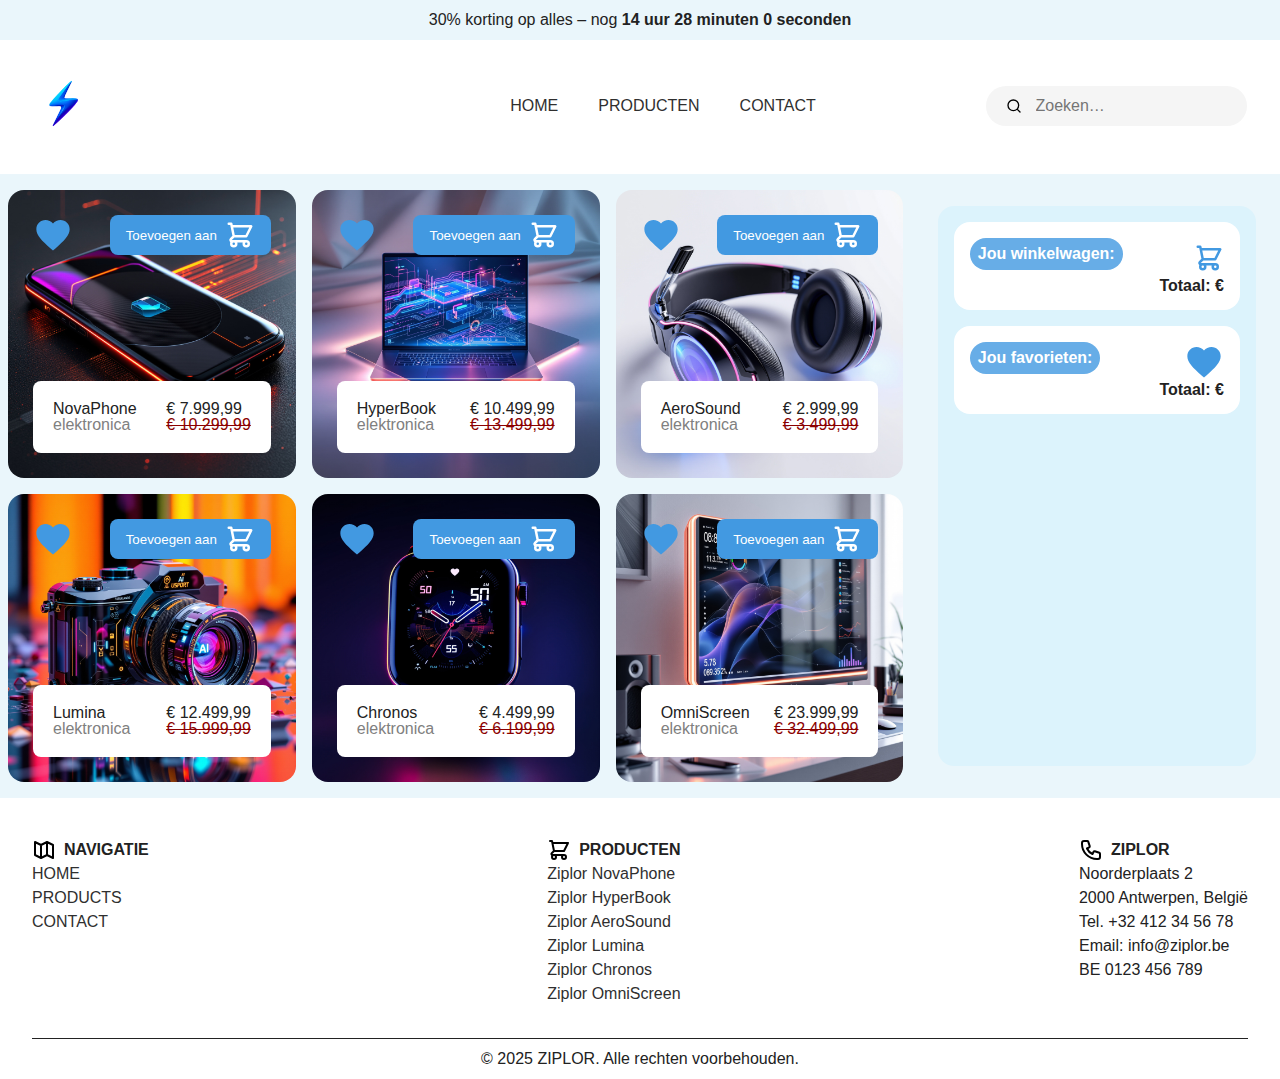
<file: shop.html>
<!DOCTYPE html>
<html lang="en">

<head>
    <meta charset="UTF-8">
    <meta name="viewport" content="width=device-width, initial-scale=1.0">
    <title>Onze Produten</title>
    <link rel="stylesheet" href="css/reset.css">
    <link rel="stylesheet" href="css/general.css">
    <link rel="stylesheet" href="css/shop.css">
</head>

<body>
    <!-- Announcement-bar -->
    <section class="announcement-bar">
        30% korting op alles –&nbsp;<span id="countdownword"></span>&nbsp;<span id="countdown"></span>
    </section>

    <!-- Header -->
    <header>
        <a href="#"><img src="assets/images/logo.png" alt="Ziplor" class="logo"></a>

        <form class="search-container">
            <img src="/assets/icons/search.svg" class="search-icon" alt="Search icon for search bar">
            <input type="search" placeholder="Zoeken…">
        </form>

        <img src="/assets/icons/burger.svg" class="burger-icon" alt="Burger icon for the navigation dropdown menu">
        <input type="checkbox" class="burger-toggle">

        <nav class="header-nav">
            <ul>
                <li><a href="/">HOME</a></li>
                <li><a href="shop.html">PRODUCTEN</a></li>
                <li><a href="contact.html">CONTACT</a></li>
            </ul>
        </nav>
    </header>

    <!-- MAIN -->
    <main>
        <aside class="lists">
            <div class="cart">
                <div>
                    <h3 class="cart-title">Jou winkelwagen: </h3>
                    <svg class="product-cart-icon" viewBox="0 0 24 24" fill="none" xmlns="http://www.w3.org/2000/svg">
                        <path
                            d="M3 3H5L5.4 5M7 13H17L21 5H5.4M7 13L5.4 5M7 13L4.70711 15.2929C4.07714 15.9229 4.52331 17 5.41421 17H17M17 17C15.8954 17 15 17.8954 15 19C15 20.1046 15.8954 21 17 21C18.1046 21 19 20.1046 19 19C19 17.8954 18.1046 17 17 17ZM9 19C9 20.1046 8.10457 21 7 21C5.89543 21 5 20.1046 5 19C5 17.8954 5.89543 17 7 17C8.10457 17 9 17.8954 9 19Z"
                            stroke="currentColor" stroke-width="2" stroke-linecap="round" stroke-linejoin="round" />
                    </svg>
                </div>
                <ul>

                </ul>
                <p>Totaal: €<span></span></p>
                </div>
                <div class="wishlist">
                    <div>
                        <h3 class="wish-title">Jou favorieten: </h3>
                        <svg class="product-heart-icon" viewBox="0 0 24 24" fill="none" xmlns="http://www.w3.org/2000/svg">
                            <path
                                d="M12 21.35L10.55 20.03C5.4 15.36 2 12.28 2 8.5C2 5.42 4.42 3 7.5 3C9.24 3 10.91 3.81 12 5.09C13.09 3.81 14.76 3 16.5 3C19.58 3 22 5.42 22 8.5C22 12.28 18.6 15.36 13.45 20.04L12 21.35Z"
                                fill="currentColor" />
                        </svg>
                    </div>
                <ul>

                </ul>
                <p>Totaal: €<span></span></p>
            </div>
        </aside>
        <article class="products">
            <div class="catalog">
                <p>Onze Producten</p>
                <img src="assets/icons/arrow-down.svg" alt="Arrow Down Icon for best-sellers">
            </div>
            <!-- Product 1 -->
            <div class="product">
                <div class="product-buttons">
                    <button class="product-wishlist" data-product-id="novaphone">
                        <svg class="product-heart-icon" viewBox="0 0 24 24" fill="none"
                            xmlns="http://www.w3.org/2000/svg">
                            <path
                                d="M12 21.35L10.55 20.03C5.4 15.36 2 12.28 2 8.5C2 5.42 4.42 3 7.5 3C9.24 3 10.91 3.81 12 5.09C13.09 3.81 14.76 3 16.5 3C19.58 3 22 5.42 22 8.5C22 12.28 18.6 15.36 13.45 20.04L12 21.35Z"
                                fill="currentColor" />
                        </svg>
                    </button>
                    <button class="product-cart" data-product-id="novaphone">
                        <span>Toevoegen aan</span>
                        <svg class="product-cart-icon" viewBox="0 0 24 24" fill="none"
                            xmlns="http://www.w3.org/2000/svg">
                            <path
                                d="M3 3H5L5.4 5M7 13H17L21 5H5.4M7 13L5.4 5M7 13L4.70711 15.2929C4.07714 15.9229 4.52331 17 5.41421 17H17M17 17C15.8954 17 15 17.8954 15 19C15 20.1046 15.8954 21 17 21C18.1046 21 19 20.1046 19 19C19 17.8954 18.1046 17 17 17ZM9 19C9 20.1046 8.10457 21 7 21C5.89543 21 5 20.1046 5 19C5 17.8954 5.89543 17 7 17C8.10457 17 9 17.8954 9 19Z"
                                stroke="currentColor" stroke-width="2" stroke-linecap="round" stroke-linejoin="round" />
                        </svg>
                    </button>
                </div>
                <a href="/product1.html">
                    <div class="product-text">
                        <div class="product-left">
                            <h2 class="product-name">NovaPhone</h2>
                            <p class="product-category">elektronica</p>
                        </div>
                        <div class="product-right">
                            <p>€ 7.999,99</p>
                            <p>€ 10.299,99</p>
                        </div>
                    </div>
                </a>
            </div>
            <!-- Product 2 -->
            <div class="product">
                <div class="product-buttons">
                    <button class="product-wishlist" data-product-id="hyperbook">
                        <svg class="product-heart-icon" viewBox="0 0 24 24" fill="none"
                            xmlns="http://www.w3.org/2000/svg">
                            <path
                                d="M12 21.35L10.55 20.03C5.4 15.36 2 12.28 2 8.5C2 5.42 4.42 3 7.5 3C9.24 3 10.91 3.81 12 5.09C13.09 3.81 14.76 3 16.5 3C19.58 3 22 5.42 22 8.5C22 12.28 18.6 15.36 13.45 20.04L12 21.35Z"
                                fill="currentColor" />
                        </svg>
                    </button>
                    <button class="product-cart" data-product-id="hyperbook">
                        <span>Toevoegen aan</span>
                        <svg class="product-cart-icon" viewBox="0 0 24 24" fill="none"
                            xmlns="http://www.w3.org/2000/svg">
                            <path
                                d="M3 3H5L5.4 5M7 13H17L21 5H5.4M7 13L5.4 5M7 13L4.70711 15.2929C4.07714 15.9229 4.52331 17 5.41421 17H17M17 17C15.8954 17 15 17.8954 15 19C15 20.1046 15.8954 21 17 21C18.1046 21 19 20.1046 19 19C19 17.8954 18.1046 17 17 17ZM9 19C9 20.1046 8.10457 21 7 21C5.89543 21 5 20.1046 5 19C5 17.8954 5.89543 17 7 17C8.10457 17 9 17.8954 9 19Z"
                                stroke="currentColor" stroke-width="2" stroke-linecap="round" stroke-linejoin="round" />
                        </svg>
                    </button>
                </div>
                <a href="/product2.html">
                    <div class="product-text">
                        <div class="product-left">
                            <h2 class="product-name">HyperBook</h2>
                            <p class="product-category">elektronica</p>
                        </div>
                        <div class="product-right">
                            <p>€ 10.499,99</p>
                            <p>€ 13.499,99</p>
                        </div>
                    </div>
                </a>
            </div>
            <!-- Product 3 -->
            <div class="product">
                <div class="product-buttons">
                    <button class="product-wishlist" data-product-id="aerosound">
                        <svg class="product-heart-icon" viewBox="0 0 24 24" fill="none"
                            xmlns="http://www.w3.org/2000/svg">
                            <path
                                d="M12 21.35L10.55 20.03C5.4 15.36 2 12.28 2 8.5C2 5.42 4.42 3 7.5 3C9.24 3 10.91 3.81 12 5.09C13.09 3.81 14.76 3 16.5 3C19.58 3 22 5.42 22 8.5C22 12.28 18.6 15.36 13.45 20.04L12 21.35Z"
                                fill="currentColor" />
                        </svg>
                    </button>
                    <button class="product-cart" data-product-id="aerosound">
                        <span>Toevoegen aan</span>
                        <svg class="product-cart-icon" viewBox="0 0 24 24" fill="none"
                            xmlns="http://www.w3.org/2000/svg">
                            <path
                                d="M3 3H5L5.4 5M7 13H17L21 5H5.4M7 13L5.4 5M7 13L4.70711 15.2929C4.07714 15.9229 4.52331 17 5.41421 17H17M17 17C15.8954 17 15 17.8954 15 19C15 20.1046 15.8954 21 17 21C18.1046 21 19 20.1046 19 19C19 17.8954 18.1046 17 17 17ZM9 19C9 20.1046 8.10457 21 7 21C5.89543 21 5 20.1046 5 19C5 17.8954 5.89543 17 7 17C8.10457 17 9 17.8954 9 19Z"
                                stroke="currentColor" stroke-width="2" stroke-linecap="round" stroke-linejoin="round" />
                        </svg>
                    </button>
                </div>
                <a href="/product3.html">
                    <div class="product-text">
                        <div class="product-left">
                            <h2 class="product-name">AeroSound</h2>
                            <p class="product-category">elektronica</p>
                        </div>
                        <div class="product-right">
                            <p>€ 2.999,99</p>
                            <p>€ 3.499,99</p>
                        </div>
                    </div>
                </a>
            </div>
            <!-- Product 1 -->
            <div class="product">
                <div class="product-buttons">
                    <button class="product-wishlist" data-product-id="lumina">
                        <svg class="product-heart-icon" viewBox="0 0 24 24" fill="none"
                            xmlns="http://www.w3.org/2000/svg">
                            <path
                                d="M12 21.35L10.55 20.03C5.4 15.36 2 12.28 2 8.5C2 5.42 4.42 3 7.5 3C9.24 3 10.91 3.81 12 5.09C13.09 3.81 14.76 3 16.5 3C19.58 3 22 5.42 22 8.5C22 12.28 18.6 15.36 13.45 20.04L12 21.35Z"
                                fill="currentColor" />
                        </svg>
                    </button>
                    <button class="product-cart" data-product-id="lumina">
                        <span>Toevoegen aan</span>
                        <svg class="product-cart-icon" viewBox="0 0 24 24" fill="none"
                            xmlns="http://www.w3.org/2000/svg">
                            <path
                                d="M3 3H5L5.4 5M7 13H17L21 5H5.4M7 13L5.4 5M7 13L4.70711 15.2929C4.07714 15.9229 4.52331 17 5.41421 17H17M17 17C15.8954 17 15 17.8954 15 19C15 20.1046 15.8954 21 17 21C18.1046 21 19 20.1046 19 19C19 17.8954 18.1046 17 17 17ZM9 19C9 20.1046 8.10457 21 7 21C5.89543 21 5 20.1046 5 19C5 17.8954 5.89543 17 7 17C8.10457 17 9 17.8954 9 19Z"
                                stroke="currentColor" stroke-width="2" stroke-linecap="round" stroke-linejoin="round" />
                        </svg>
                    </button>
                </div>
                <a href="/product4.html">
                    <div class="product-text">
                        <div class="product-left">
                            <h2 class="product-name">Lumina</h2>
                            <p class="product-category">elektronica</p>
                        </div>
                        <div class="product-right">
                            <p>€ 12.499,99</p>
                            <p>€ 15.999,99</p>
                        </div>
                    </div>
                </a>
            </div>
            <!-- Product 2 -->
            <div class="product">
                <div class="product-buttons">
                    <button class="product-wishlist" data-product-id="chronos">
                        <svg class="product-heart-icon" viewBox="0 0 24 24" fill="none"
                            xmlns="http://www.w3.org/2000/svg">
                            <path
                                d="M12 21.35L10.55 20.03C5.4 15.36 2 12.28 2 8.5C2 5.42 4.42 3 7.5 3C9.24 3 10.91 3.81 12 5.09C13.09 3.81 14.76 3 16.5 3C19.58 3 22 5.42 22 8.5C22 12.28 18.6 15.36 13.45 20.04L12 21.35Z"
                                fill="currentColor" />
                        </svg>
                    </button>
                    <button class="product-cart" data-product-id="chronos">
                        <span>Toevoegen aan</span>
                        <svg class="product-cart-icon" viewBox="0 0 24 24" fill="none"
                            xmlns="http://www.w3.org/2000/svg">
                            <path
                                d="M3 3H5L5.4 5M7 13H17L21 5H5.4M7 13L5.4 5M7 13L4.70711 15.2929C4.07714 15.9229 4.52331 17 5.41421 17H17M17 17C15.8954 17 15 17.8954 15 19C15 20.1046 15.8954 21 17 21C18.1046 21 19 20.1046 19 19C19 17.8954 18.1046 17 17 17ZM9 19C9 20.1046 8.10457 21 7 21C5.89543 21 5 20.1046 5 19C5 17.8954 5.89543 17 7 17C8.10457 17 9 17.8954 9 19Z"
                                stroke="currentColor" stroke-width="2" stroke-linecap="round" stroke-linejoin="round" />
                        </svg>
                    </button>
                </div>
                <a href="/product5.html">
                    <div class="product-text">
                        <div class="product-left">
                            <h2 class="product-name">Chronos</h2>
                            <p class="product-category">elektronica</p>
                        </div>
                        <div class="product-right">
                            <p>€ 4.499,99</p>
                            <p>€ 6.199,99</p>
                        </div>
                    </div>
                </a>
            </div>
            <!-- Product 3 -->
            <div class="product">
                <div class="product-buttons">
                    <button class="product-wishlist" data-product-id="omniscreen">
                        <svg class="product-heart-icon" viewBox="0 0 24 24" fill="none"
                            xmlns="http://www.w3.org/2000/svg">
                            <path
                                d="M12 21.35L10.55 20.03C5.4 15.36 2 12.28 2 8.5C2 5.42 4.42 3 7.5 3C9.24 3 10.91 3.81 12 5.09C13.09 3.81 14.76 3 16.5 3C19.58 3 22 5.42 22 8.5C22 12.28 18.6 15.36 13.45 20.04L12 21.35Z"
                                fill="currentColor" />
                        </svg>
                    </button>
                    <button class="product-cart" data-product-id="omniscreen">
                        <span>Toevoegen aan</span>
                        <svg class="product-cart-icon" viewBox="0 0 24 24" fill="none"
                            xmlns="http://www.w3.org/2000/svg">
                            <path
                                d="M3 3H5L5.4 5M7 13H17L21 5H5.4M7 13L5.4 5M7 13L4.70711 15.2929C4.07714 15.9229 4.52331 17 5.41421 17H17M17 17C15.8954 17 15 17.8954 15 19C15 20.1046 15.8954 21 17 21C18.1046 21 19 20.1046 19 19C19 17.8954 18.1046 17 17 17ZM9 19C9 20.1046 8.10457 21 7 21C5.89543 21 5 20.1046 5 19C5 17.8954 5.89543 17 7 17C8.10457 17 9 17.8954 9 19Z"
                                stroke="currentColor" stroke-width="2" stroke-linecap="round" stroke-linejoin="round" />
                        </svg>
                    </button>
                </div>
                <a href="/product6.html">
                    <div class="product-text">
                        <div class="product-left">
                            <h2 class="product-name">OmniScreen</h2>
                            <p class="product-category">elektronica</p>
                        </div>
                        <div class="product-right">
                            <p>€ 23.999,99</p>
                            <p>€ 32.499,99</p>
                        </div>
                    </div>
                </a>
            </div>
        </article>
    </main>

    <!-- FOOTER -->
    <footer>
        <div class="footer-info">
            <section class="footer-block">
                <div class="footer-title">
                    <img src="assets/icons/navigation.svg" class="footer-icon" alt="navigation icon for footer">
                    <a href="/">
                        <h3>NAVIGATIE</h3>
                    </a>
                </div>
                <nav>
                    <ul>
                        <li><a href="/">HOME</a></li>
                        <li><a href="/shop.html">PRODUCTS</a></li>
                        <li><a href="/contact.html">CONTACT</a></li>
                    </ul>
                </nav>
            </section>

            <section class="footer-block">
                <div class="footer-title">
                    <img src="assets/icons/products.svg" class="footer-icon" alt="products icon for footer">
                    <a href="/shop.html">
                        <h3>PRODUCTEN</h3>
                    </a>
                </div>
                <ul>
                    <li><a href="/product1.html">Ziplor NovaPhone</a></li>
                    <li><a href="/product2.html">Ziplor HyperBook</a></li>
                    <li><a href="/product3.html">Ziplor AeroSound</a></li>
                    <li><a href="/product4.html">Ziplor Lumina</a></li>
                    <li><a href="/product5.html">Ziplor Chronos</a></li>
                    <li><a href="/product6.html">Ziplor OmniScreen</a></li>
                </ul>
            </section>

            <address class="footer-block">
                <div class="footer-title">
                    <img src="assets/icons/contact.svg" class="footer-icon" alt="contact icon for footer">
                    <a href="/contact.html">
                        <h3>ZIPLOR</h3>
                    </a>
                </div>
                <p>Noorderplaats 2<br>2000 Antwerpen, België</p>
                <p>Tel. <a href="tel:+32412345678">+32 412 34 56 78</a></p>
                <p>Email: <a href="mailto:info@ziplor.be">info@ziplor.be</a></p>
                <p>BE 0123 456 789</p>
            </address>
        </div>

        <div class="copyright">
            <p>&copy; 2025 ZIPLOR. Alle rechten voorbehouden.</p>
        </div>
    </footer>
    <script src="/js/countdown.js"></script>
    <!-- <script src="/js/cart.js"></script> -->
    <!-- <script src="/js/cart.js"></script> -->
    <script src="/js/shop.js"></script>
</body>

</html>
</file>
<file: css/general.css>
/* ############ [CSS-Variabelen]
   #   ROOT   #
   ############ */
:root {
    /* Colors */
    --background-color: #EAF6FB;
    --background-color-light: #FFFFFF;
    --background-color-dark: #DCF3FC;

    --text-color-dark: #222;
    --text-color-dark-light: #2f2f2f;
    --text-color-light: #FFFFFF;

    --primary-color: #4299E1;
    --primary-color-light: #67ADE7;
    --primary-color-dark: #3B89CA;

    --secondary-color: #2378DC;
    --secondary-color-light: #5697E4;
    --secondary-color-dark: #206FCB;

    /* Text */
    --font-family: Arial;

    --font-size-small: 1rem;
    --font-size-normal-small: 1.2rem;
    --font-size-normal: 1.5rem;
    --font-size-big: 2rem;

    --line-height: 1.2rem;
    --line-height-big: 1.5rem;

    --font-weight-light: 500;
    --font-weight-normal: 550;
    --font-weight-heavy: 700;

    --border-radius-normal: 0.5rem;
}

/* ################## [Basic layout, a stijl resetten]
   #   ESSENTIALS   # [Kleuren van Header + Footer die tegenwerken tegen de bgc van normale website fixxen]
   ################## */
body {
    max-width: 1440px;
    margin: 0 auto;
    font-family: var(--font-family);
    color: var(--text-color-dark);
}

main {
    background: var(--background-color);
    box-shadow: 0 0 0 1000px var(--background-color);
    clip-path: inset(0 -1000px);
}

a {
    text-decoration: none;
    color: var(--text-color-dark);
}

/* Announcement-bar */
.announcement-bar {
    display: flex;
    height: 2.5rem;
    justify-content: center;
    align-items: center;
    box-shadow: 0 0 0 1000px var(--background-color);
    clip-path: inset(0 -1000px);
    background-color: var(--background-color);
}

#countdown {
    font-weight: 550;
}

/* ##############
   #   HEADER   #
   ############## */
header {
    display: grid;
    grid-template-columns: 64px 1fr 64px;
    grid-template-rows: auto auto;
    grid-template-areas:
        'logo search-bar burger'
        'header-nav header-nav header-nav'
    ;
    align-items: center;
    padding: 2rem 1.5rem 0.7rem 1rem;
    gap: 1.5rem;
    background-color: var(--background-color-light);
}

.logo {
    height: 64px;
}

/* SEARCH */
.search-container {
    position: relative;
}

.search-icon {
    position: absolute;
    padding-left: 20px;
    padding-top: 12px;
    width: 16px;
    height: 16px;
}

.search-container input {
    padding-left: 48px;
    height: 40px;
    font-size: var(--font-size-small);
    border-radius: 25px;
    width: 100%;
    background: #f5f5f5;
    border: 2px solid transparent;
}

/* BURGER */
.burger-toggle {
    grid-area: burger;
    width: 40px;
    height: 40px;
    opacity: 0;
    cursor: pointer;
}

.burger-icon {
    grid-area: burger;
    width: 48px;
}

/* NAVIGATION */
.header-nav {
    grid-area: header-nav;
    padding: 0.5rem 0rem;
    display: none;
}

.header-nav ul {
    display: flex;
    justify-content: space-evenly;
    width: 100%;
    text-decoration: none;
}

ul li a {
    color: var(--text-color-dark-light);
}

.burger-toggle:checked~.header-nav {
    display: flex;
}


/* ############### [aangezien ze in bijde shop en index worden gebruikt]
   #  Producten  #
   ############### */
.product {
    max-width: 950px;
    max-height: 950px;
    aspect-ratio: 1/1;
    display: flex;
    flex-direction: column;
    justify-content: space-between;
    padding: 25px;
    margin: 30px;
    border-radius: 1rem;
}

.product-buttons {
    display: flex;
    justify-content: space-between;
}

.product-text {
    display: flex;
    justify-content: space-between;
    background-color: white;
    padding: 20px;
    border-radius: 0.5rem;
}

.product-right p:nth-child(2) {
    color: darkred;
    text-decoration: line-through;
}

.product-cart {
    display: flex;
    align-items: center;
    gap: 0.5rem;
    padding: 0.2rem 1rem 0.2rem 1rem;
    border-radius: var(--border-radius-normal);
    background-color: var(--primary-color);
    color: white;
    cursor: pointer;
    border: none;
    outline: none;
}

.product-cart-icon {
    height: 30px;
}

.product-heart-icon {
    height: 40px;
    color: var(--primary-color);
}

.product-wishlist {
    padding: 0;
    margin: 0;
    cursor: pointer;
    align-items: center;
    justify-content: center;
    display: flex;
    background: transparent;
    border: none;
}

.product-left p:nth-child(2) {
    color: gray;
}

.product:nth-child(2) {
    background: url("../assets/images/novaphone.jpg") center / cover;
}

.product:nth-child(3) {
    background: url("../assets/images/hyperbook.jpg") center / cover;
}

.product:nth-child(4) {
    background: url("../assets/images/aerosound.jpg") center / cover;
}

.product:nth-child(5) {
    background: url("../assets/images/lumina.jpg") center / cover;
}

.product:nth-child(6) {
    background: url("../assets/images/chronos.jpg") center / cover;
}

.product:nth-child(7) {
    background: url("../assets/images/omniscreen.jpg") center / cover;
}

.catalog {
    padding-top: 2rem;
    text-align: center;
}

.cta-button {
    display: flex;
    color: var(--text-color-light);
    background-color: var(--primary-color);
    border-radius: 0.5rem;
    padding: 1rem 2.5rem;
    font-weight: 600;
    align-items: center;
    justify-content: space-between;
    border: none;
}

.catalog p {
    padding-bottom: 1rem;
    font-size: var(--font-size-normal);
}

/* FOOTER */
footer {
    background-color: var(--background-color-light);
    padding: 2rem 2rem 0.75rem 2rem;
}

.footer-block {
    padding-bottom: 2rem;
    line-height: var(--line-height-big);
}

.footer-title {
    display: flex;
    align-items: center;
    gap: 0.5rem;
    font-weight: 550;
    color: var(--text-color-dark-light);
}

.footer-icon {
    height: 24px;
}

.copyright {
    text-align: center;
    border-top: var(--text-color-dark) solid 1px;
    padding-top: 0.75rem;
}

@media (min-width: 1024px) {
    header {
        grid-template-columns: 94px 216px auto 280px;
        grid-template-areas: 'logo space header-nav search-bar';
        align-items: center;
        justify-items: center;
    }

    .search-container {
        max-width: 280px;
        grid-area: search-bar;
    }

    .header-nav {
        display: block;
        grid-area: header-nav;
    }

    .header-nav ul {
        gap: 2.5rem;
    }

    .burger-toggle {
        display: none;
    }

    .burger-icon {
        display: none;
    }

    .footer-info {
        padding-top: 0.5rem;
        display: flex;
        justify-content: space-between;
    }

    .catalog {
        display: none;
        padding-top: 0rem;
    }
}
</file>
<file: css/landing.css>
/* SEO (Ik heb deze naam gekozen aangezien hier meestal keywords in staan die opgezocht worden op search-engines) */
.seo-hero {
    display: flex;
    flex-direction: column;
    justify-content: center;
    text-align: center;
    align-items: center;
    background:
        linear-gradient(rgba(0, 0, 0, 0.4), rgba(0, 0, 0, 0.4)),
        url("../assets/images/homepage.png") center / cover no-repeat;
    aspect-ratio: 3/2;
    padding: 2rem;
    color: var(--text-color-light);
}

h1 {
    font-size: var(--font-size-big);
    font-weight: 550;
    padding-bottom: 2rem;
    letter-spacing: 0.1rem;
}

.seo-description {
    font-size: var(--font-size-normal-small);
    padding-bottom: 2rem;
    letter-spacing: 0.01rem;
}
.product{
    justify-content: end;
}

/* Over mij */
.owner-text {
    position: relative;
    padding: 2rem 2rem 2rem 2rem;
}

.owner-text img {
    height: 100px;
    position: absolute;
    border-radius: 50%;
    left: 50%;
    transform: translateX(-50%);
    top: -6%;
    border: var(--text-color-dark) 2px solid;
}

.owner-text h3 {
    padding: 4rem 2rem 2.3rem 2rem;
    border: var(--text-color-dark) 1px solid;
    border-radius: 1rem;
    background-color: var(--text-color-light);
}

@media (min-width: 1024px) {
    main {
        display: grid;
        grid-template-columns: 1fr 1fr;
        grid-template-rows: auto auto;
        grid-template-areas:
            'seo products'
            'owner products'
        ;
        gap: 3rem;
        padding: 1rem 0.5rem 1rem 0.5rem;
    }

    .seo-hero {
        grid-area: seo;
        aspect-ratio: 0;
        justify-content: flex-start;
        height: 380px;
        text-align: left;
        align-items: flex-start;
        border-radius: 1rem;
    }

    .seo-hero h1 {
        font-size: 3rem;
        padding-bottom: 1.5rem;
        padding-top: 5rem;
    }

    .seo-description {
        max-width: 500px;
    }

    .best-sellers {
        grid-area: products;
        display: grid;
        grid-template-columns: 1fr 1fr;
        grid-template-rows: 1fr 1fr;
        gap: 1.5rem;
        grid-template-areas:
            'product1 product2'
            'product1 product3'
        ;
    }

    .owner-text {
        grid-area: owner;
    }

    .product:nth-child(2) {
        grid-area: product1;
    }

    .product:nth-child(3) {
        grid-area: product2;
    }

    .product:nth-child(4) {
        grid-area: product3;
    }

    .product {
        max-width: none;
        max-height: none;
        aspect-ratio: auto;
        margin: 0;
        padding: 1rem;
        border-radius: 1rem;
    }

    .owner-text {
        display: flex;
        gap: 1.5rem;
        border-radius: 1rem;
        position: static;
        border: var(--text-color-dark) 2px solid;
        background-color: var(--text-color-light);
        align-items: center;
    }

    .owner-text img {
        border: none;
        position: static;
        transform: none;
    }

    .owner-text h3 {
        padding: 0rem;
        border: none;
    }
}
</file>
<file: css/product.css>
.back-to-shop {
    color: var(--text-color-dark);
}

h2 {
    padding: 2rem 0 2rem 0;
    font-size: var(--font-size-big);
    font-weight: var(--font-weight-normal);
}

main {
    padding: 2rem;
}

.img {
    width: 100%;
    height: auto;
    border-radius: var(--border-radius-normal);
}

figcaption {
    display: none;
}

.description {
    padding: 2rem 0rem 2rem 0rem;
    line-height: var(--line-height);
}

.specifications {
    text-align: left;
    list-style: disc;
    line-height: var(--line-height);
}

li span {
    font-weight: var(--font-weight-normal);
}

li {
    padding-bottom: 0.7rem;
}

.buttons {
    display: flex;
    flex-direction: column;
    gap: 1rem;
    align-items: center;
    width: 100%;
    padding-top: 1rem;
}

.cta-button {
    height: 3rem;
    width: 15.5rem;
    padding-left: 1rem;
    padding-right: 1rem;
}

.product-heart-icon {
    color: var(--text-color-light);
    height: 33px;
}

@media (min-width: 1024px) {
    main {
        display: grid;
        grid-template-columns: 1fr 1.5fr;
        grid-template-areas:
            "bts bts"
            "img title"
            "img desc"
            "img specs"
            "img buttons";
        column-gap: 4rem;
        row-gap: 1.5rem;
        align-items: start;
    }

    .back-to-shop {
        grid-area: bts;
    }

    h2 {
        grid-area: title;
        margin: 0;
    }

    .product-photo {
        grid-area: img;
    }

    .description {
        grid-area: desc;
    }

    .specifications {
        grid-area: specs;
    }

    .buttons {
        grid-area: buttons;
        flex-direction: row;
    }
}
</file>
<file: css/shop.css>
@media (min-width: 1024px) {
    main {
        display: grid;
        grid-template-columns: 3fr 1.15fr;
        grid-template-areas:
            'products lists'
        ;
        padding: 1rem 0.5rem 1rem 0.5rem;
    }

    .products {
        display: flex;
        flex-wrap: wrap;
        gap: 1rem;
    }

    .product {
        flex-basis: 31.5%;
        box-sizing: border-box;
        margin: 0;
        border-radius: 1rem;
    }

    .lists {
        grid-area: lists;
    }

}

.lists {
    background-color: var(--background-color-dark);
    padding: 1rem;
    margin: 1rem;
    border-radius: 1rem;
    display: flex;
    flex-direction: column;
    gap: 1rem;
}

.cart, .wish {
    background-color: var(--background-color-light);
    padding: 1rem;
    border-radius: 1rem;
    display: flex;
    flex-direction: column;
}

.cart div, .wishlist div {
    display: flex;
    align-items: center;
    justify-content: space-between;
}

.cart div svg {
    color: var(--primary-color);
}

.cart-item .remove, .wish-item .wish-remove {
  opacity: 0;
  background: none;
  border: none;
  cursor: pointer;
}

.cart-item:hover .remove, .wish-item:hover .wish-remove{
  opacity: 1;
}
.cart-item, .wish-item {
    display: flex;
    justify-content: space-between;
    align-items: center;
}

.wishlist {
    background-color: var(--background-color-light);
    padding: 1rem;
    border-radius: 1rem;
}

.cart div h3, .wishlist div h3{
    background-color: var(--primary-color-light);
    padding: 0.5rem;
    border-radius: 10rem;
    color: var(--text-color-light);
    font-weight: 600;
    margin-bottom: 0.5rem;
}

.cart p, .wishlist p {
    text-align: right;
    font-weight: 600;
}

.cart ul li, .wishlist ul li {
    background-color: var(--background-color-dark);
    padding: 0.5rem;
    border-radius: 0.5rem;
    margin-bottom: 0.5rem;
}

.cart-thumb {
  width: 48px;
  height: 48px;
  border-radius: 5rem;
  flex-shrink: 0;
}

.product-wishlist.active svg {
  color: red;
}
</file>
